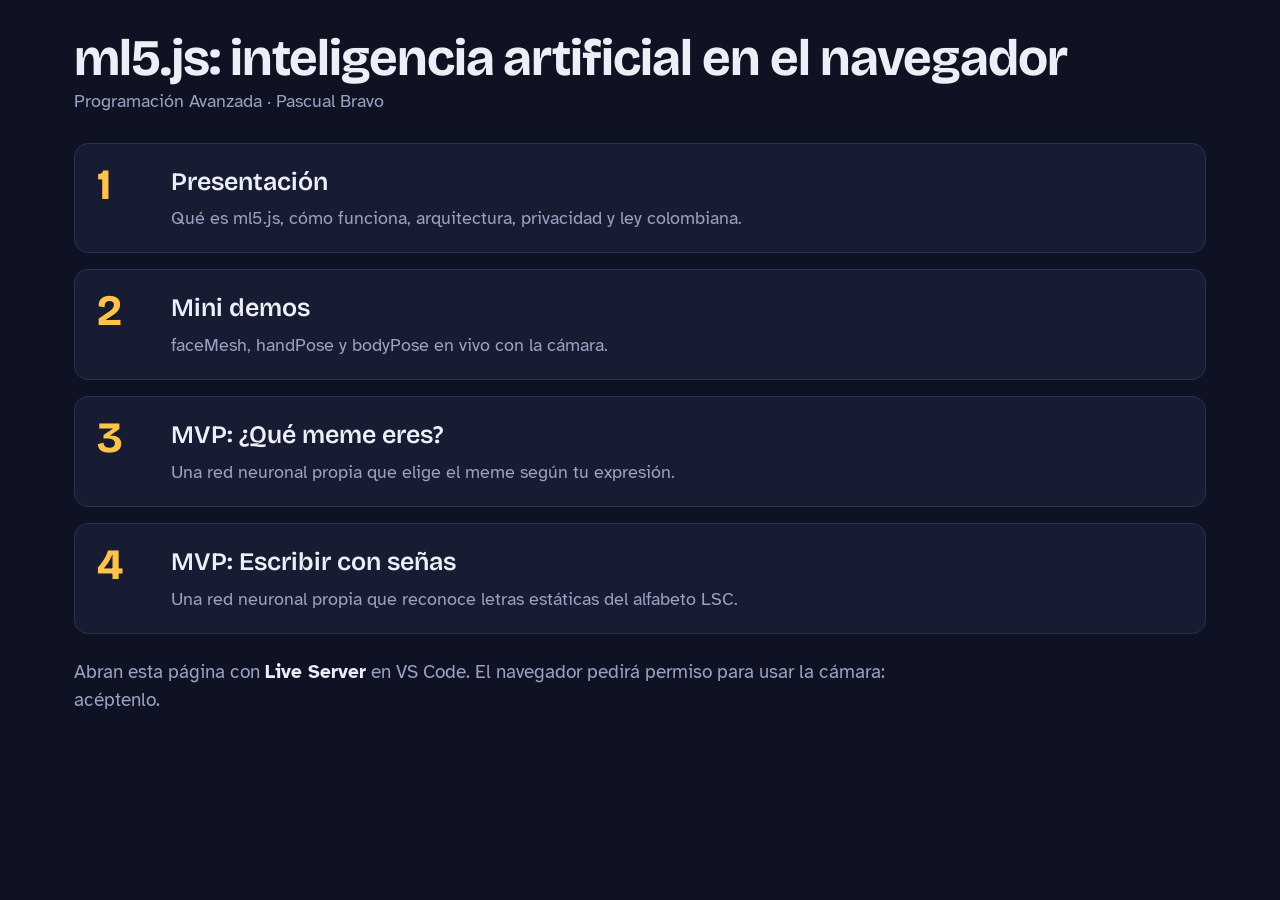
<file: index.html>
<!DOCTYPE html>
<html lang="es">
<head>
  <meta charset="UTF-8">
  <meta name="viewport" content="width=device-width, initial-scale=1">
  <title>Exposición ml5.js</title>
  <link rel="preconnect" href="https://fonts.googleapis.com">
  <link rel="preconnect" href="https://fonts.gstatic.com" crossorigin>
  <link href="https://fonts.googleapis.com/css2?family=Atkinson+Hyperlegible:wght@400;700&family=Bricolage+Grotesque:opsz,wght@12..96,600;12..96,700&display=swap" rel="stylesheet">
  <link rel="stylesheet" href="compartido/estilos.css">
</head>
<body>
  <!-- Portada del proyecto: enlaza las tres partes en el orden de la exposición -->
  <main class="pagina">
    <header class="encabezado">
      <h1>ml5.js: inteligencia artificial en el navegador
        <span class="modelo">Programación Avanzada · Pascual Bravo</span>
      </h1>
    </header>

    <ol class="lista-demos">
      <li>
        <a href="1-presentacion/index.html">
          <span class="paso">1</span>
          <span class="titulo">Presentación</span>
          <span class="desc">Qué es ml5.js, cómo funciona, arquitectura, privacidad y ley colombiana.</span>
        </a>
      </li>
      <li>
        <a href="2-demos/index.html">
          <span class="paso">2</span>
          <span class="titulo">Mini demos</span>
          <span class="desc">faceMesh, handPose y bodyPose en vivo con la cámara.</span>
        </a>
      </li>
      <li>
        <a href="3-mvp/index.html">
          <span class="paso">3</span>
          <span class="titulo">MVP: ¿Qué meme eres?</span>
          <span class="desc">Una red neuronal propia que elige el meme según tu expresión.</span>
        </a>
      </li>
      <li>
        <a href="4-mvp-senas/index.html">
          <span class="paso">4</span>
          <span class="titulo">MVP: Escribir con señas</span>
          <span class="desc">Una red neuronal propia que reconoce letras estáticas del alfabeto LSC.</span>
        </a>
      </li>
    </ol>

    <p class="idea">Abran esta página con <strong>Live Server</strong> en VS Code. El navegador pedirá permiso para usar la cámara: acéptenlo.</p>
  </main>
</body>
</html>
</file>
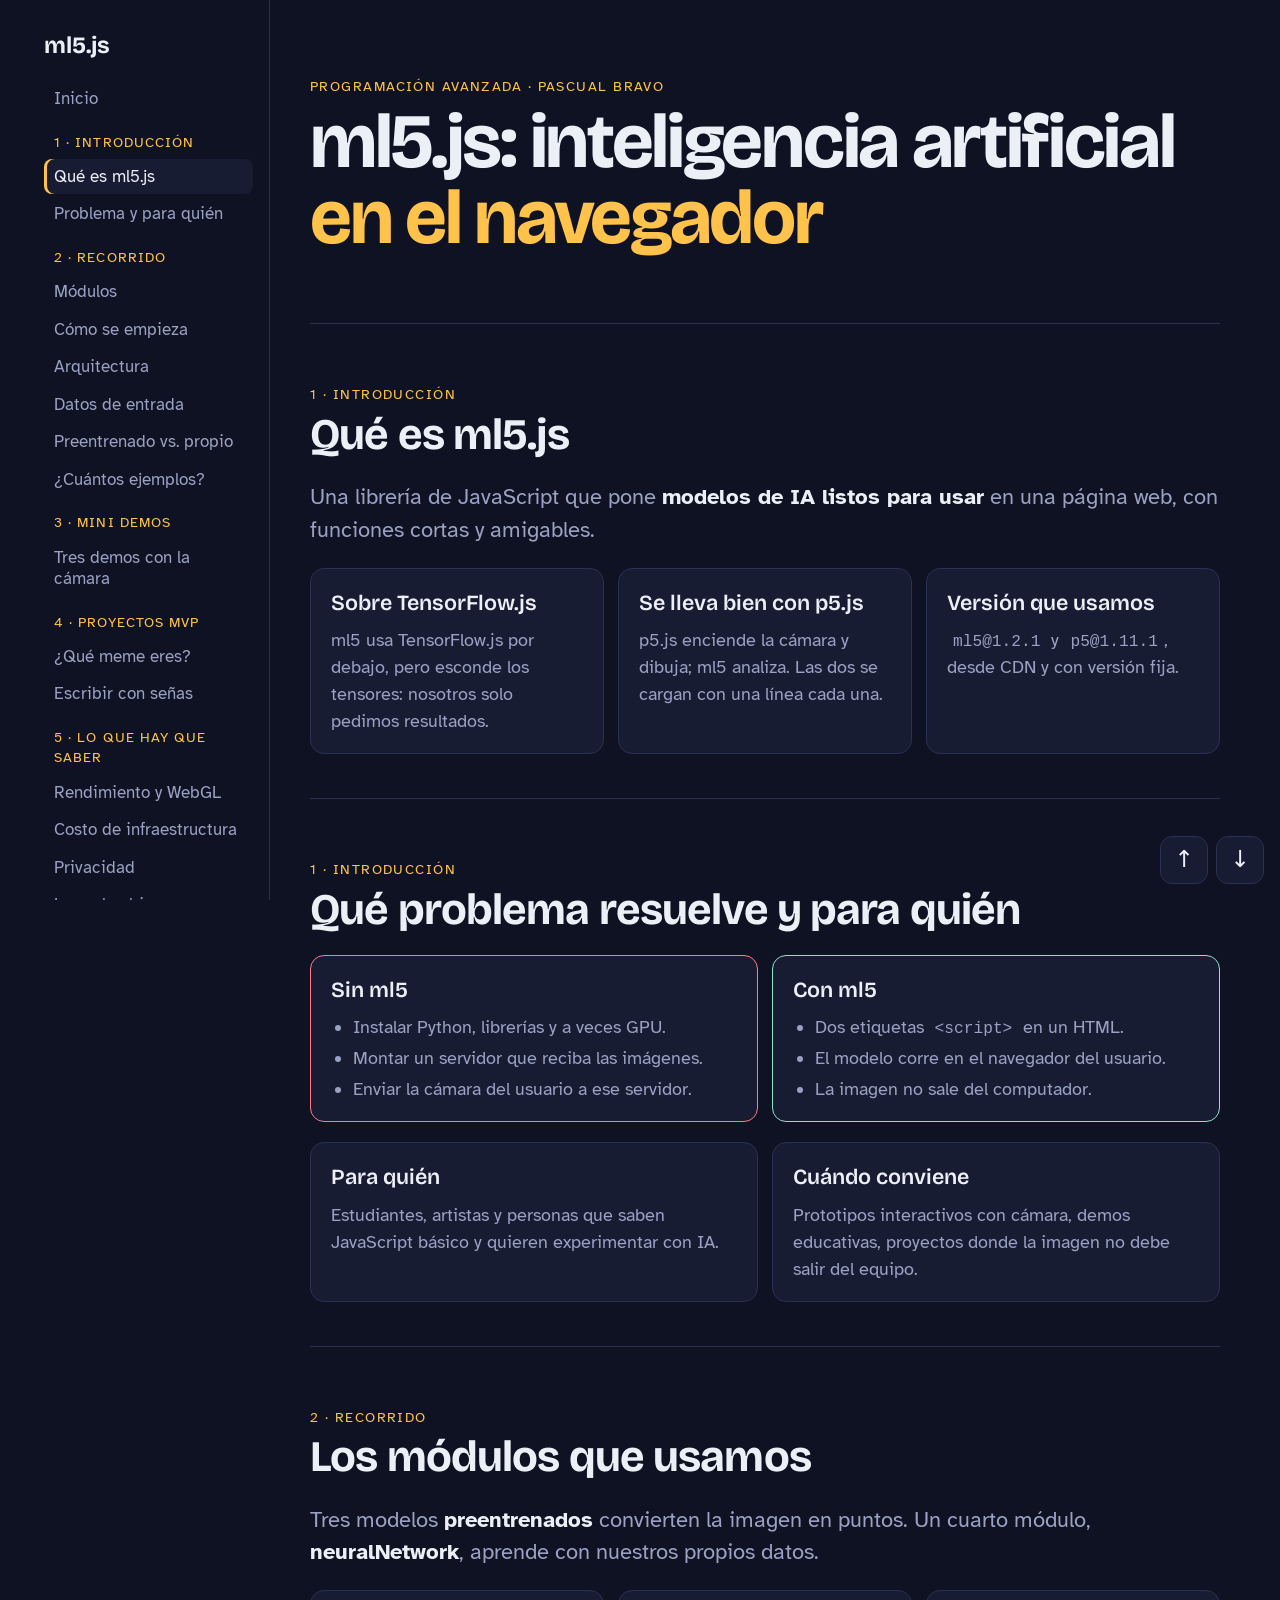
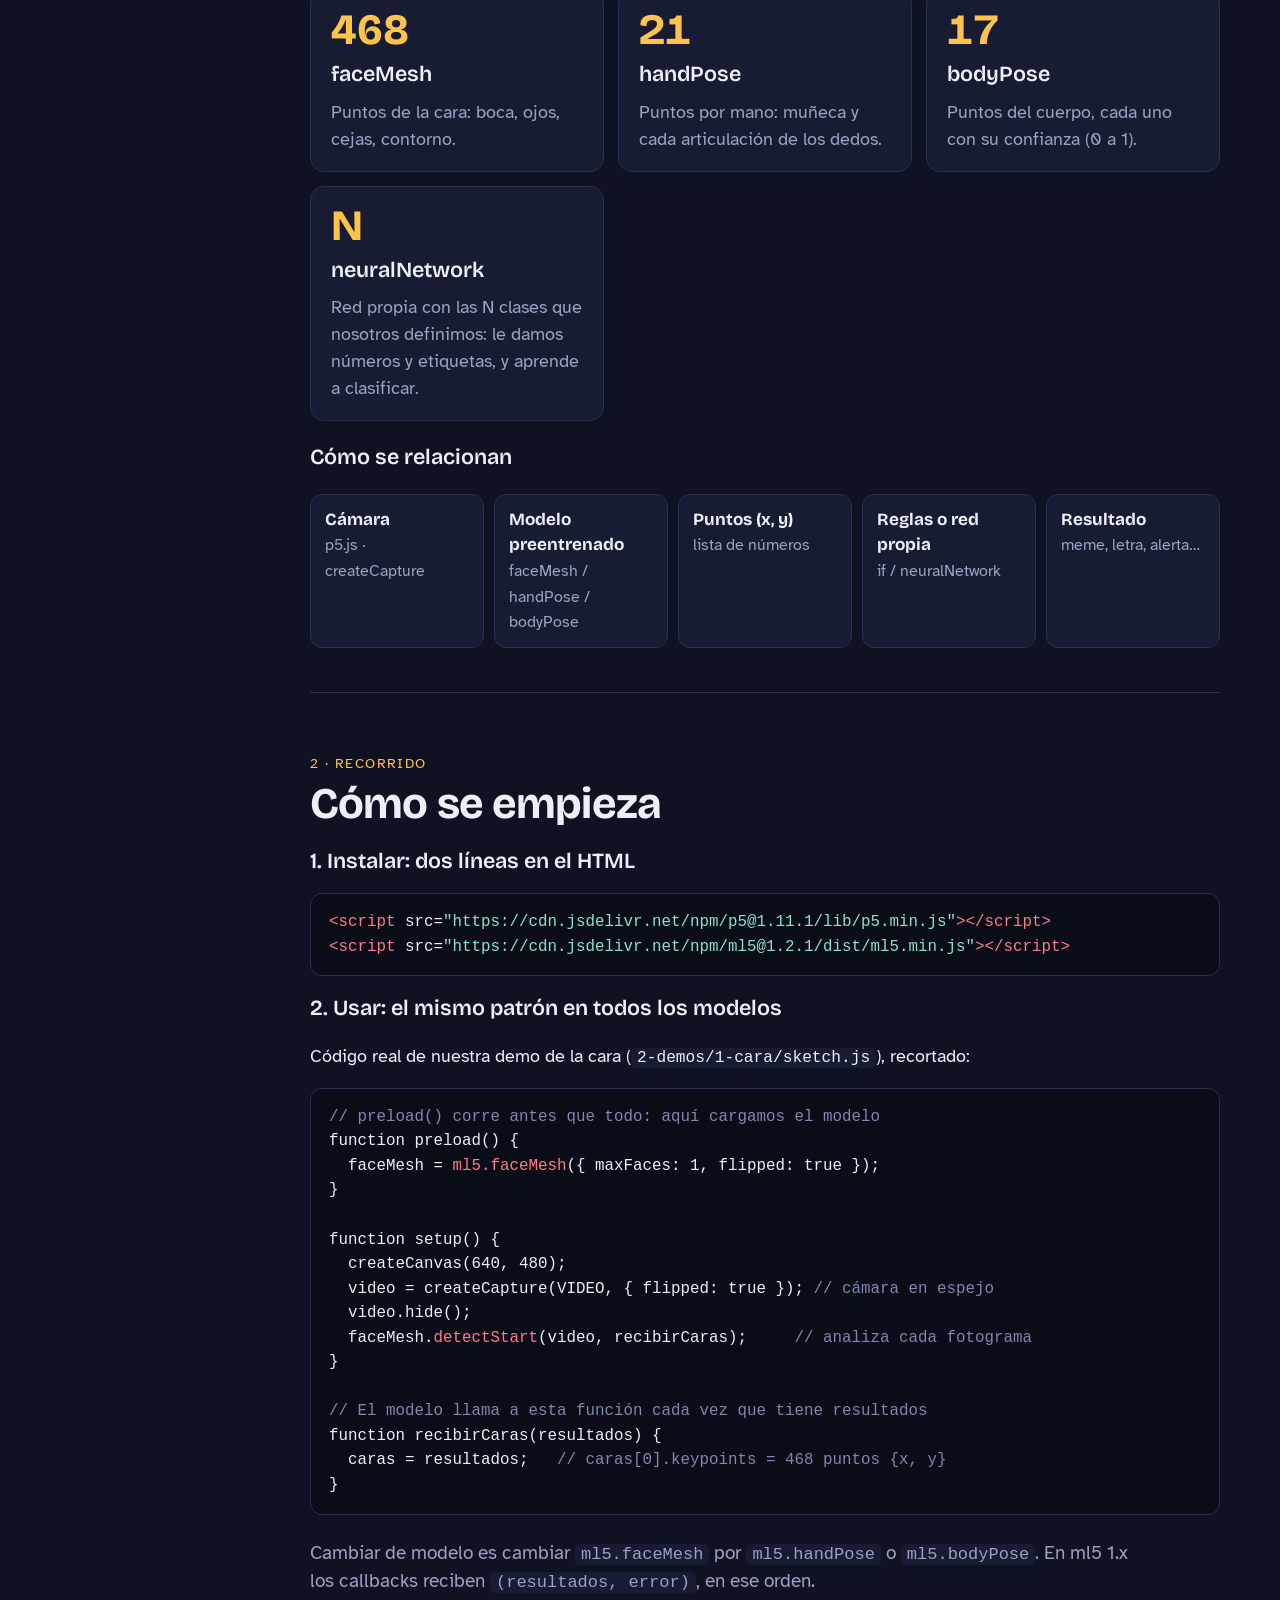
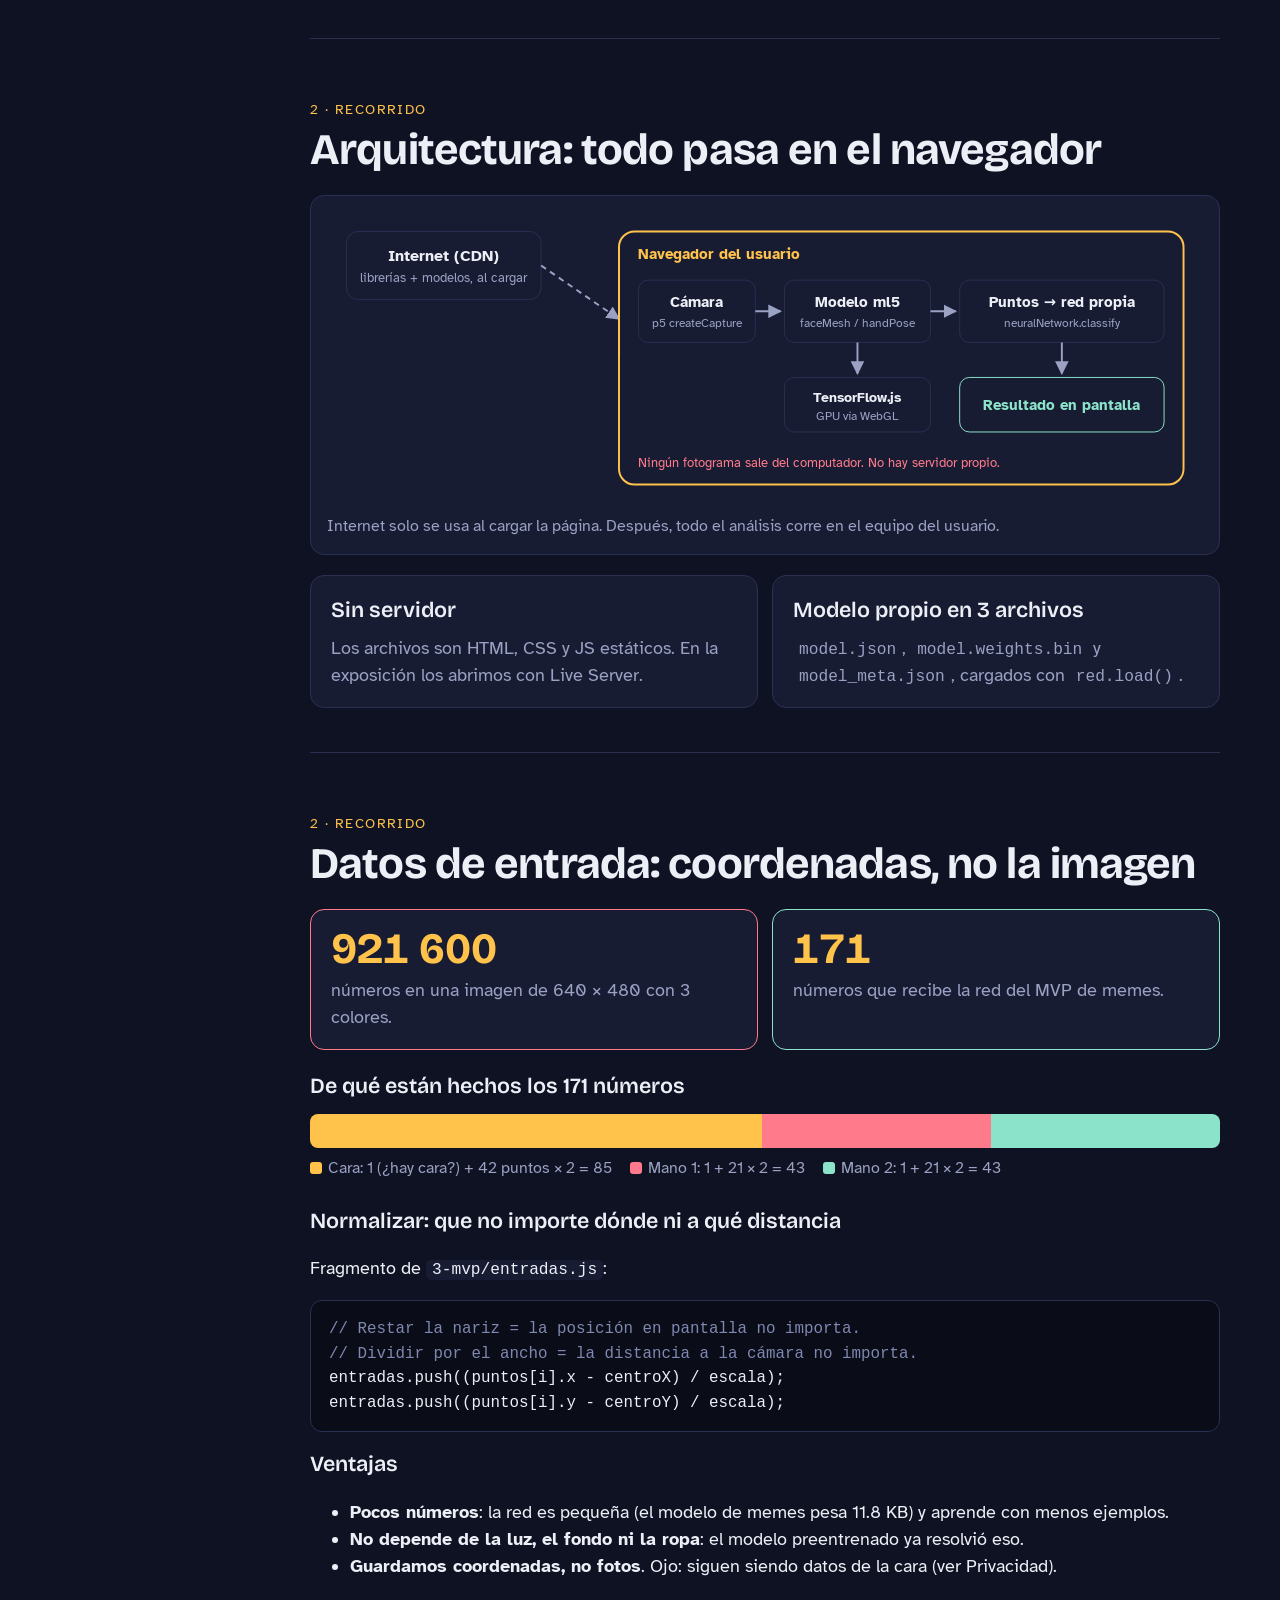
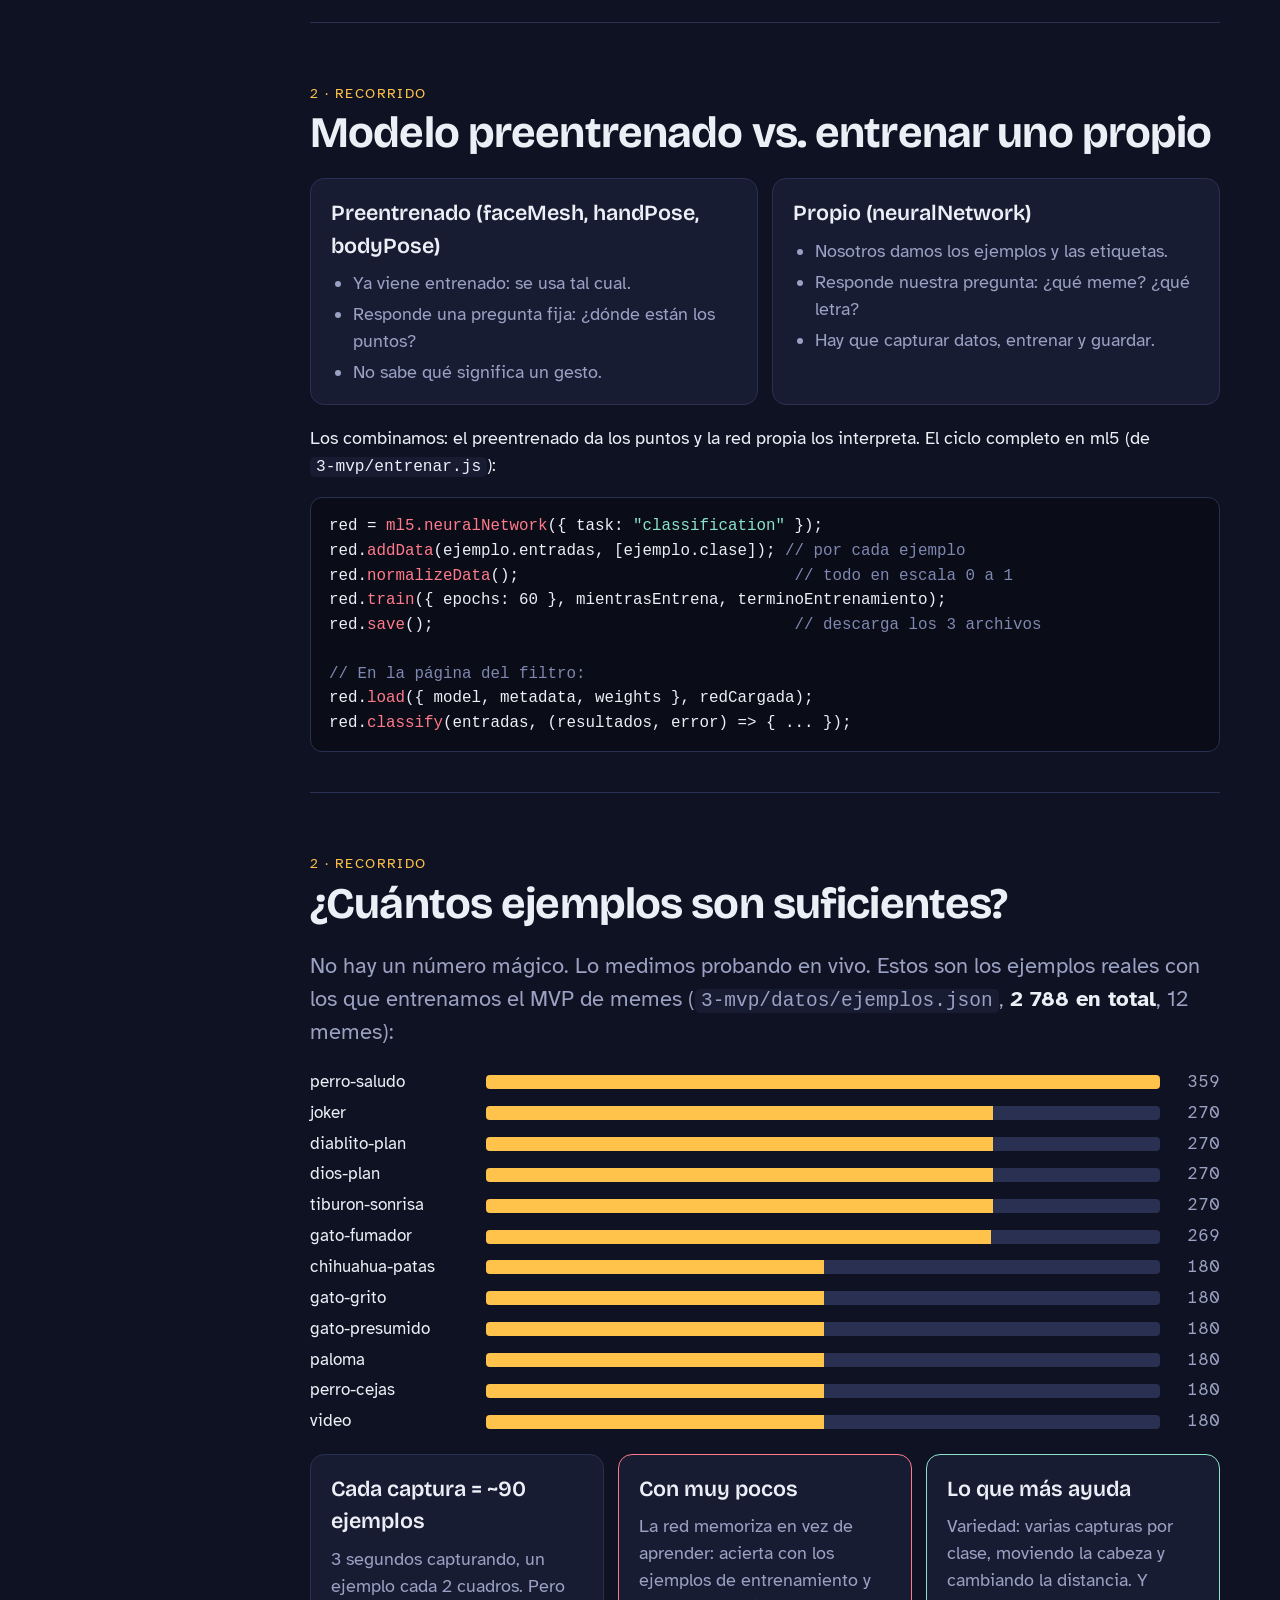
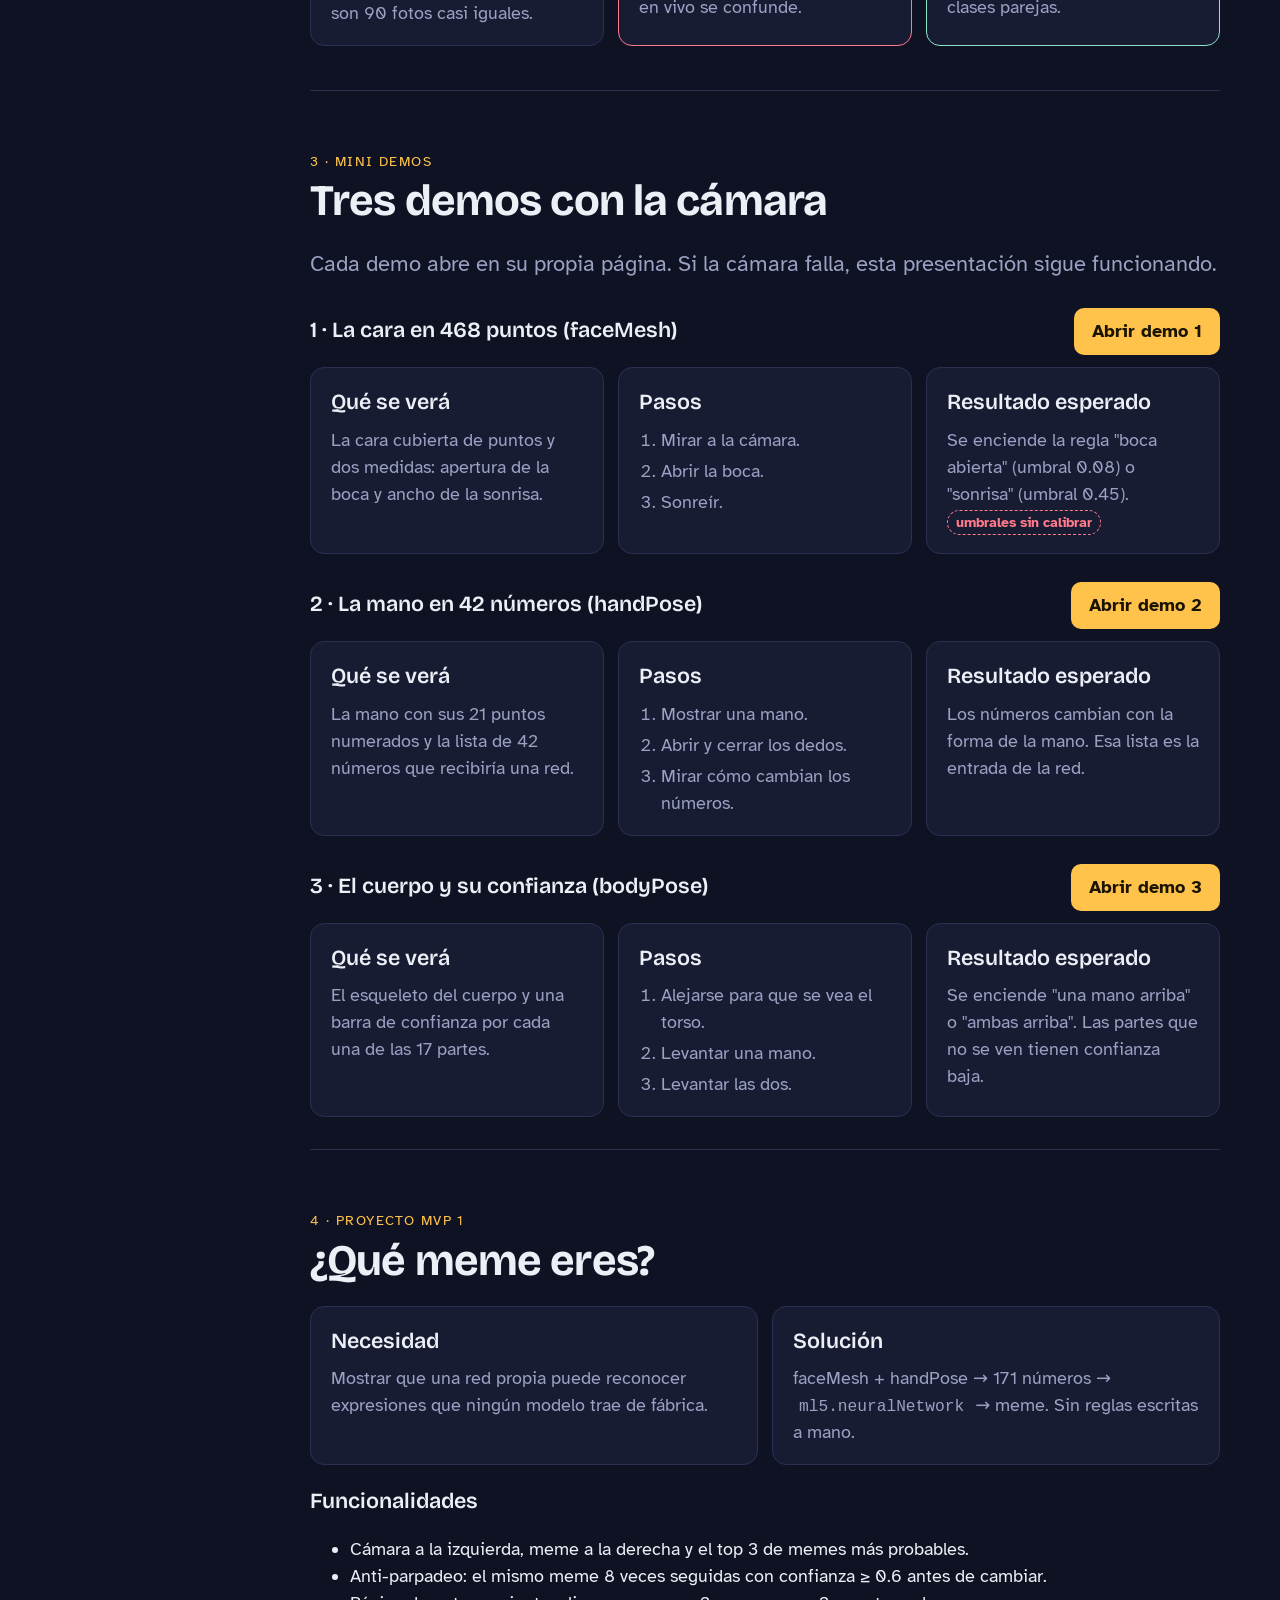
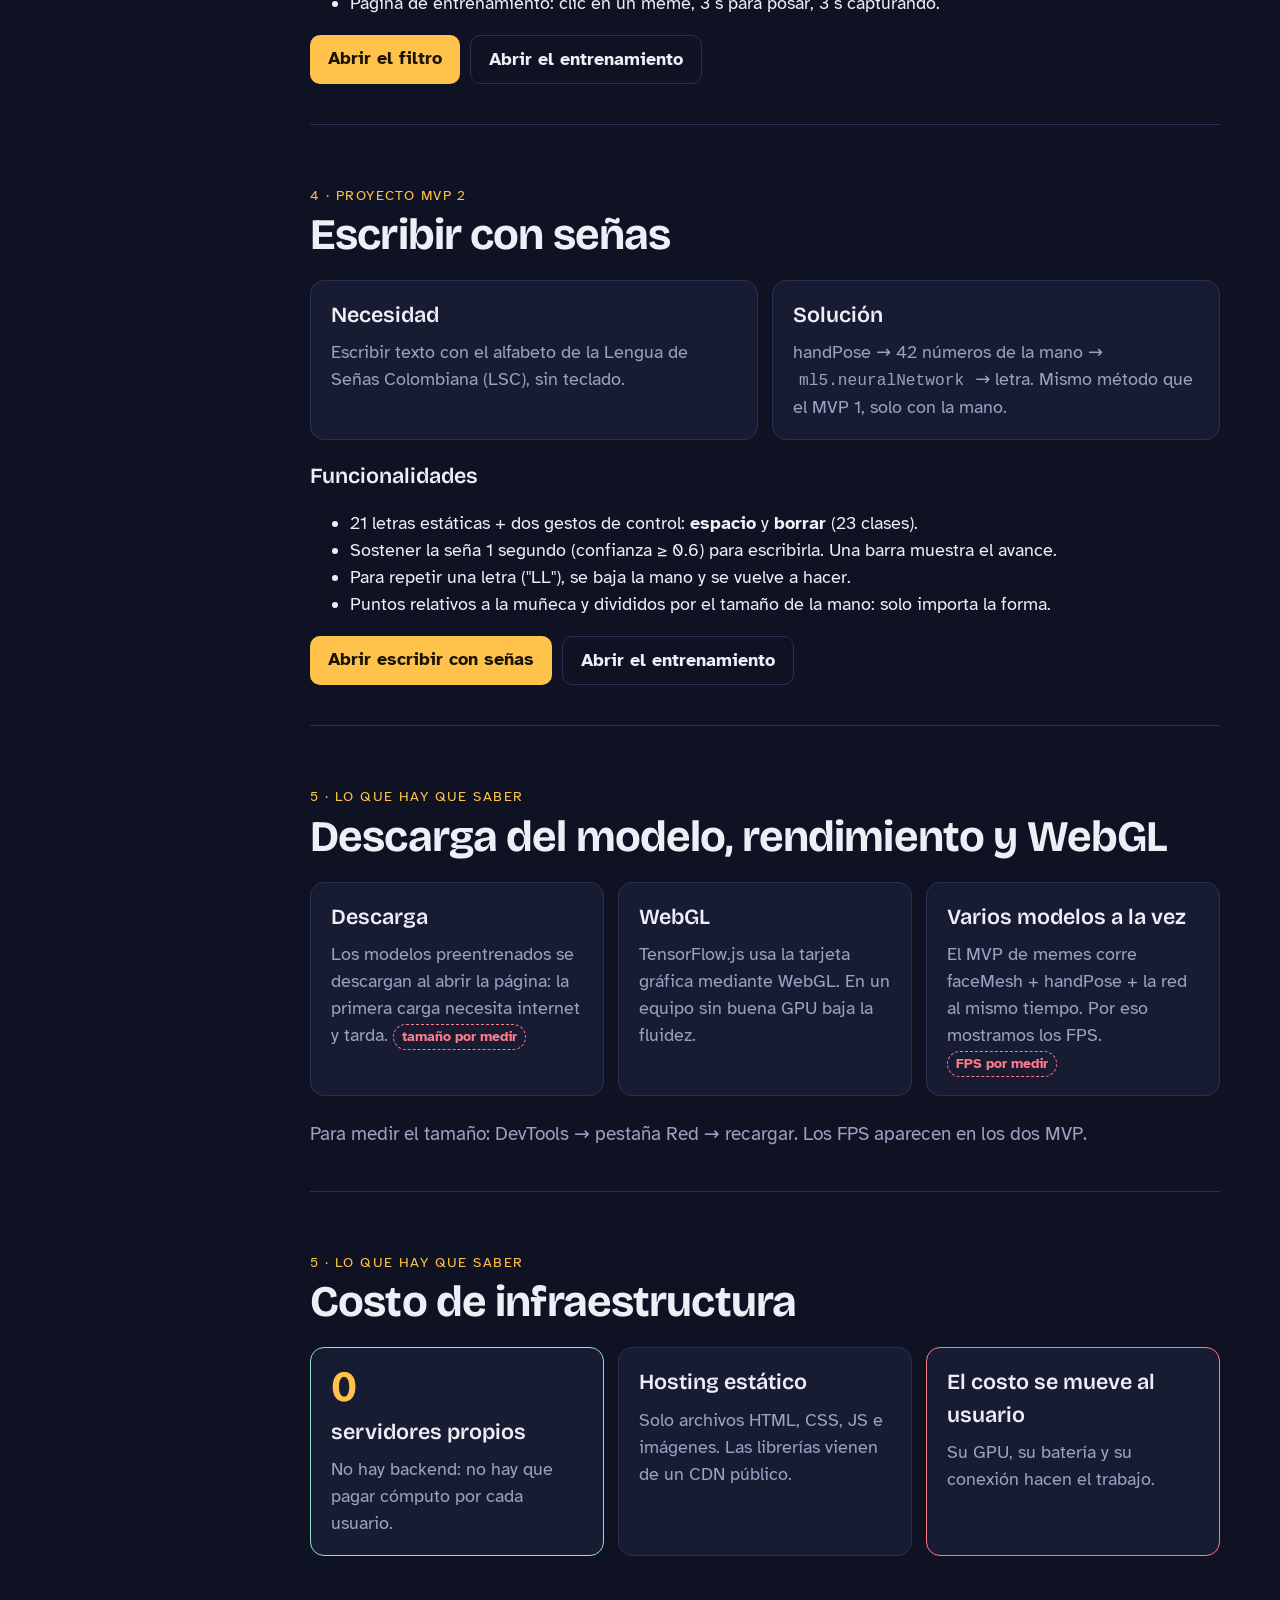
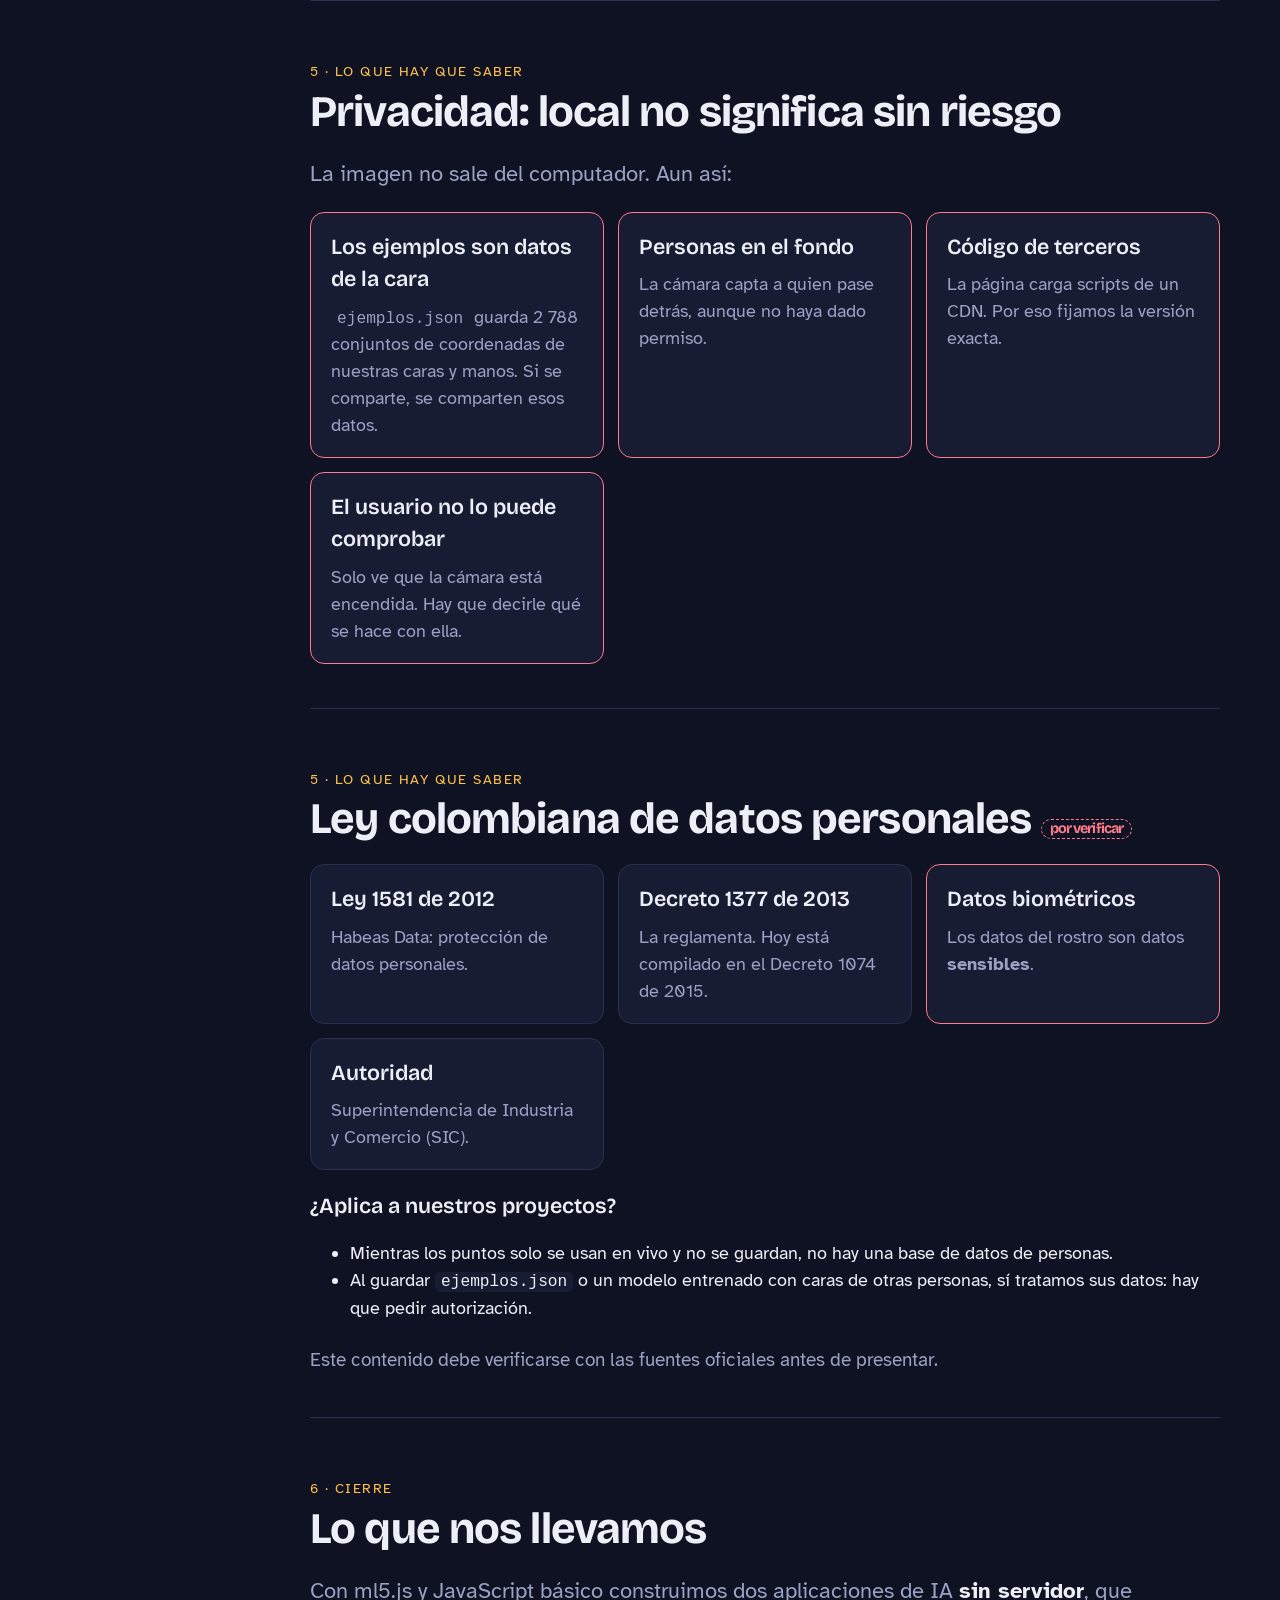
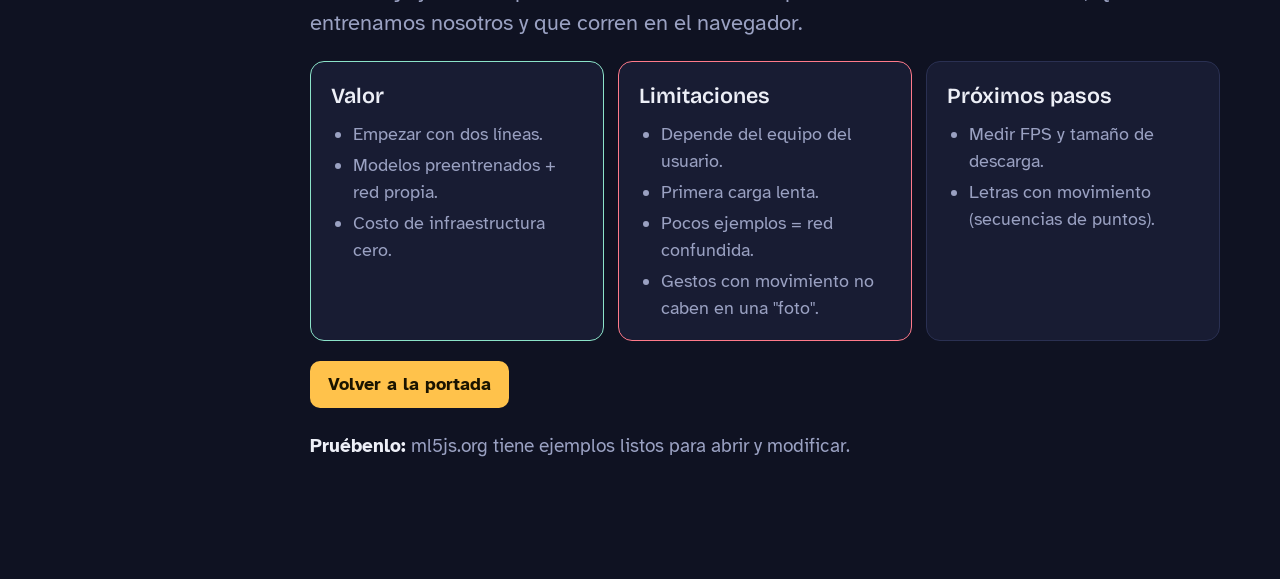
<file: 1-presentacion/index.html>
<!DOCTYPE html>
<html lang="es">
<head>
  <meta charset="UTF-8">
  <meta name="viewport" content="width=device-width, initial-scale=1">
  <title>ml5.js · Presentación</title>
  <link rel="preconnect" href="https://fonts.googleapis.com">
  <link rel="preconnect" href="https://fonts.gstatic.com" crossorigin>
  <link href="https://fonts.googleapis.com/css2?family=Atkinson+Hyperlegible:wght@400;700&family=Bricolage+Grotesque:opsz,wght@12..96,600;12..96,700&display=swap" rel="stylesheet">
  <link rel="stylesheet" href="../compartido/estilos.css">
  <link rel="stylesheet" href="presentacion.css">
</head>
<body>
  <a class="saltar" href="#contenido">Saltar al contenido</a>
  <button class="abrir-indice" id="abrir-indice" aria-expanded="false" aria-controls="indice">☰ Índice</button>

  <div class="marco">
    <!-- ================= ÍNDICE ================= -->
    <nav class="indice" id="indice" aria-label="Índice de la presentación">
      <a class="marca" href="../index.html">ml5.js</a>
      <ol>
        <li><a href="#inicio">Inicio</a></li>
        <li class="grupo" aria-hidden="true">1 · Introducción</li>
        <li><a href="#que-es">Qué es ml5.js</a></li>
        <li><a href="#problema">Problema y para quién</a></li>
        <li class="grupo" aria-hidden="true">2 · Recorrido</li>
        <li><a href="#modulos">Módulos</a></li>
        <li><a href="#empezar">Cómo se empieza</a></li>
        <li><a href="#arquitectura">Arquitectura</a></li>
        <li><a href="#entradas">Datos de entrada</a></li>
        <li><a href="#entrenar">Preentrenado vs. propio</a></li>
        <li><a href="#ejemplos">¿Cuántos ejemplos?</a></li>
        <li class="grupo" aria-hidden="true">3 · Mini demos</li>
        <li><a href="#demos">Tres demos con la cámara</a></li>
        <li class="grupo" aria-hidden="true">4 · Proyectos MVP</li>
        <li><a href="#mvp-memes">¿Qué meme eres?</a></li>
        <li><a href="#mvp-senas">Escribir con señas</a></li>
        <li class="grupo" aria-hidden="true">5 · Lo que hay que saber</li>
        <li><a href="#rendimiento">Rendimiento y WebGL</a></li>
        <li><a href="#costo">Costo de infraestructura</a></li>
        <li><a href="#privacidad">Privacidad</a></li>
        <li><a href="#ley">Ley colombiana</a></li>
        <!-- <li><a href="#consideraciones">Consideraciones técnicas</a></li> -->
        <li class="grupo" aria-hidden="true">6 · Cierre</li>
        <li><a href="#cierre">Cierre</a></li>
        <!-- <li><a href="#pendientes">Pendientes</a></li> -->
      </ol>
    </nav>

    <main class="contenido" id="contenido">

      <!-- ================= PORTADA ================= -->
      <section class="seccion portada" id="inicio" aria-labelledby="t-inicio">
        <span class="etiqueta">Programación Avanzada · Pascual Bravo</span>
        <h1 id="t-inicio" tabindex="-1">ml5.js: inteligencia artificial <span>en el navegador</span></h1>
      </section>

      <!-- ================= 1. INTRODUCCIÓN ================= -->
      <section class="seccion" id="que-es" aria-labelledby="t-que-es">
        <span class="etiqueta">1 · Introducción</span>
        <h2 id="t-que-es" tabindex="-1">Qué es ml5.js</h2>
        <p class="entrada">Una librería de JavaScript que pone <strong>modelos de IA listos para usar</strong> en una página web, con funciones cortas y amigables.</p>
        <div class="rejilla">
          <div class="caja">
            <h3>Sobre TensorFlow.js</h3>
            <p>ml5 usa TensorFlow.js por debajo, pero esconde los tensores: nosotros solo pedimos resultados.</p>
          </div>
          <div class="caja">
            <h3>Se lleva bien con p5.js</h3>
            <p>p5.js enciende la cámara y dibuja; ml5 analiza. Las dos se cargan con una línea cada una.</p>
          </div>
          <div class="caja">
            <h3>Versión que usamos</h3>
            <p><code>ml5@1.2.1</code> y <code>p5@1.11.1</code>, desde CDN y con versión fija.</p>
          </div>
        </div>
      </section>

      <section class="seccion" id="problema" aria-labelledby="t-problema">
        <span class="etiqueta">1 · Introducción</span>
        <h2 id="t-problema" tabindex="-1">Qué problema resuelve y para quién</h2>
        <div class="versus">
          <div class="caja alerta">
            <h3>Sin ml5</h3>
            <ul>
              <li>Instalar Python, librerías y a veces GPU.</li>
              <li>Montar un servidor que reciba las imágenes.</li>
              <li>Enviar la cámara del usuario a ese servidor.</li>
            </ul>
          </div>
          <div class="caja ok">
            <h3>Con ml5</h3>
            <ul>
              <li>Dos etiquetas <code>&lt;script&gt;</code> en un HTML.</li>
              <li>El modelo corre en el navegador del usuario.</li>
              <li>La imagen no sale del computador.</li>
            </ul>
          </div>
        </div>
        <div class="rejilla">
          <div class="caja">
            <h3>Para quién</h3>
            <p>Estudiantes, artistas y personas que saben JavaScript básico y quieren experimentar con IA.</p>
          </div>
          <div class="caja">
            <h3>Cuándo conviene</h3>
            <p>Prototipos interactivos con cámara, demos educativas, proyectos donde la imagen no debe salir del equipo.</p>
          </div>
        </div>
      </section>

      <!-- ================= 2. RECORRIDO ================= -->
      <section class="seccion" id="modulos" aria-labelledby="t-modulos">
        <span class="etiqueta">2 · Recorrido</span>
        <h2 id="t-modulos" tabindex="-1">Los módulos que usamos</h2>
        <p class="entrada">Tres modelos <strong>preentrenados</strong> convierten la imagen en puntos. Un cuarto módulo, <strong>neuralNetwork</strong>, aprende con nuestros propios datos.</p>
        <div class="rejilla">
          <div class="caja"><span class="grande">468</span><h3>faceMesh</h3><p>Puntos de la cara: boca, ojos, cejas, contorno.</p></div>
          <div class="caja"><span class="grande">21</span><h3>handPose</h3><p>Puntos por mano: muñeca y cada articulación de los dedos.</p></div>
          <div class="caja"><span class="grande">17</span><h3>bodyPose</h3><p>Puntos del cuerpo, cada uno con su confianza (0 a 1).</p></div>
          <div class="caja"><span class="grande">N</span><h3>neuralNetwork</h3><p>Red propia con las N clases que nosotros definimos: le damos números y etiquetas, y aprende a clasificar.</p></div>
        </div>
        <h3>Cómo se relacionan</h3>
        <ol class="flujo">
          <li><strong>Cámara</strong><span>p5.js · createCapture</span></li>
          <li><strong>Modelo preentrenado</strong><span>faceMesh / handPose / bodyPose</span></li>
          <li><strong>Puntos (x, y)</strong><span>lista de números</span></li>
          <li><strong>Reglas o red propia</strong><span>if / neuralNetwork</span></li>
          <li><strong>Resultado</strong><span>meme, letra, alerta…</span></li>
        </ol>
      </section>

      <section class="seccion" id="empezar" aria-labelledby="t-empezar">
        <span class="etiqueta">2 · Recorrido</span>
        <h2 id="t-empezar" tabindex="-1">Cómo se empieza</h2>
        <h3>1. Instalar: dos líneas en el HTML</h3>
<pre><code><span class="k">&lt;script</span> src=<span class="s">"https://cdn.jsdelivr.net/npm/p5@1.11.1/lib/p5.min.js"</span><span class="k">&gt;&lt;/script&gt;</span>
<span class="k">&lt;script</span> src=<span class="s">"https://cdn.jsdelivr.net/npm/ml5@1.2.1/dist/ml5.min.js"</span><span class="k">&gt;&lt;/script&gt;</span></code></pre>
        <h3>2. Usar: el mismo patrón en todos los modelos</h3>
        <p>Código real de nuestra demo de la cara (<code>2-demos/1-cara/sketch.js</code>), recortado:</p>
<pre><code><span class="c">// preload() corre antes que todo: aquí cargamos el modelo</span>
function preload() {
  faceMesh = <span class="k">ml5.faceMesh</span>({ maxFaces: 1, flipped: true });
}

function setup() {
  createCanvas(640, 480);
  video = createCapture(VIDEO, { flipped: true }); <span class="c">// cámara en espejo</span>
  video.hide();
  faceMesh.<span class="k">detectStart</span>(video, recibirCaras);     <span class="c">// analiza cada fotograma</span>
}

<span class="c">// El modelo llama a esta función cada vez que tiene resultados</span>
function recibirCaras(resultados) {
  caras = resultados;   <span class="c">// caras[0].keypoints = 468 puntos {x, y}</span>
}</code></pre>
        <p class="idea">Cambiar de modelo es cambiar <code>ml5.faceMesh</code> por <code>ml5.handPose</code> o <code>ml5.bodyPose</code>. En ml5 1.x los callbacks reciben <code>(resultados, error)</code>, en ese orden.</p>
      </section>

      <section class="seccion" id="arquitectura" aria-labelledby="t-arquitectura">
        <span class="etiqueta">2 · Recorrido</span>
        <h2 id="t-arquitectura" tabindex="-1">Arquitectura: todo pasa en el navegador</h2>
        <figure class="diagrama">
          <svg viewBox="0 0 900 300" role="img" aria-labelledby="diag-titulo diag-desc">
            <title id="diag-titulo">Arquitectura de una página con ml5.js</title>
            <desc id="diag-desc">Internet entrega una sola vez las librerías y los modelos. Dentro del navegador, la cámara pasa por el modelo preentrenado, que usa la GPU mediante WebGL, se convierte en puntos y luego en un resultado. Ningún fotograma sale del computador.</desc>
            <defs>
              <marker id="flecha" viewBox="0 0 10 10" refX="9" refY="5" markerWidth="7" markerHeight="7" orient="auto">
                <path d="M0,0 L10,5 L0,10 z" fill="#9aa1c2"/>
              </marker>
            </defs>
            <!-- Internet -->
            <rect x="20" y="20" width="200" height="70" rx="12" fill="#181c33" stroke="#2a3052"/>
            <text x="120" y="50" text-anchor="middle" fill="#edeff7" font-size="16" font-weight="700">Internet (CDN)</text>
            <text x="120" y="72" text-anchor="middle" fill="#9aa1c2" font-size="13">librerías + modelos, al cargar</text>
            <line x1="220" y1="55" x2="300" y2="110" stroke="#9aa1c2" stroke-width="2" stroke-dasharray="6 5" marker-end="url(#flecha)"/>
            <!-- Navegador -->
            <rect x="300" y="20" width="580" height="260" rx="16" fill="none" stroke="#ffc24b" stroke-width="2"/>
            <text x="320" y="48" fill="#ffc24b" font-size="15" font-weight="700">Navegador del usuario</text>
            <!-- Cajas internas -->
            <rect x="320" y="70" width="120" height="64" rx="10" fill="#181c33" stroke="#2a3052"/>
            <text x="380" y="98" text-anchor="middle" fill="#edeff7" font-size="15" font-weight="700">Cámara</text>
            <text x="380" y="118" text-anchor="middle" fill="#9aa1c2" font-size="12">p5 createCapture</text>
            <rect x="470" y="70" width="150" height="64" rx="10" fill="#181c33" stroke="#2a3052"/>
            <text x="545" y="98" text-anchor="middle" fill="#edeff7" font-size="15" font-weight="700">Modelo ml5</text>
            <text x="545" y="118" text-anchor="middle" fill="#9aa1c2" font-size="12">faceMesh / handPose</text>
            <rect x="650" y="70" width="210" height="64" rx="10" fill="#181c33" stroke="#2a3052"/>
            <text x="755" y="98" text-anchor="middle" fill="#edeff7" font-size="15" font-weight="700">Puntos → red propia</text>
            <text x="755" y="118" text-anchor="middle" fill="#9aa1c2" font-size="12">neuralNetwork.classify</text>
            <line x1="440" y1="102" x2="466" y2="102" stroke="#9aa1c2" stroke-width="2" marker-end="url(#flecha)"/>
            <line x1="620" y1="102" x2="646" y2="102" stroke="#9aa1c2" stroke-width="2" marker-end="url(#flecha)"/>
            <!-- GPU -->
            <rect x="470" y="170" width="150" height="56" rx="10" fill="#181c33" stroke="#2a3052"/>
            <text x="545" y="195" text-anchor="middle" fill="#edeff7" font-size="14" font-weight="700">TensorFlow.js</text>
            <text x="545" y="214" text-anchor="middle" fill="#9aa1c2" font-size="12">GPU vía WebGL</text>
            <line x1="545" y1="134" x2="545" y2="166" stroke="#9aa1c2" stroke-width="2" marker-end="url(#flecha)"/>
            <!-- Resultado -->
            <rect x="650" y="170" width="210" height="56" rx="10" fill="#181c33" stroke="#8be3c9"/>
            <text x="755" y="203" text-anchor="middle" fill="#8be3c9" font-size="15" font-weight="700">Resultado en pantalla</text>
            <line x1="755" y1="134" x2="755" y2="166" stroke="#9aa1c2" stroke-width="2" marker-end="url(#flecha)"/>
            <text x="320" y="262" fill="#ff7a8a" font-size="13">Ningún fotograma sale del computador. No hay servidor propio.</text>
          </svg>
          <figcaption>Internet solo se usa al cargar la página. Después, todo el análisis corre en el equipo del usuario.</figcaption>
        </figure>
        <div class="rejilla">
          <div class="caja"><h3>Sin servidor</h3><p>Los archivos son HTML, CSS y JS estáticos. En la exposición los abrimos con Live Server.</p></div>
          <div class="caja"><h3>Modelo propio en 3 archivos</h3><p><code>model.json</code>, <code>model.weights.bin</code> y <code>model_meta.json</code>, cargados con <code>red.load()</code>.</p></div>
        </div>
      </section>

      <section class="seccion" id="entradas" aria-labelledby="t-entradas">
        <span class="etiqueta">2 · Recorrido</span>
        <h2 id="t-entradas" tabindex="-1">Datos de entrada: coordenadas, no la imagen</h2>
        <div class="rejilla">
          <div class="caja alerta"><span class="grande">921 600</span><p>números en una imagen de 640 × 480 con 3 colores.</p></div>
          <div class="caja ok"><span class="grande">171</span><p>números que recibe la red del MVP de memes.</p></div>
        </div>
        <h3>De qué están hechos los 171 números</h3>
        <div class="composicion" role="img" aria-label="85 números de la cara, 43 de la mano 1 y 43 de la mano 2">
          <span style="width: 49.7%; background: var(--punto)"></span>
          <span style="width: 25.15%; background: var(--resalte)"></span>
          <span style="width: 25.15%; background: var(--ok)"></span>
        </div>
        <ul class="leyenda">
          <li><i style="background: var(--punto)"></i>Cara: 1 (¿hay cara?) + 42 puntos × 2 = 85</li>
          <li><i style="background: var(--resalte)"></i>Mano 1: 1 + 21 × 2 = 43</li>
          <li><i style="background: var(--ok)"></i>Mano 2: 1 + 21 × 2 = 43</li>
        </ul>
        <h3 style="margin-top: 24px">Normalizar: que no importe dónde ni a qué distancia</h3>
        <p>Fragmento de <code>3-mvp/entradas.js</code>:</p>
<pre><code><span class="c">// Restar la nariz = la posición en pantalla no importa.</span>
<span class="c">// Dividir por el ancho = la distancia a la cámara no importa.</span>
entradas.push((puntos[i].x - centroX) / escala);
entradas.push((puntos[i].y - centroY) / escala);</code></pre>
        <h3>Ventajas</h3>
        <ul>
          <li><strong>Pocos números</strong>: la red es pequeña (el modelo de memes pesa 11.8 KB) y aprende con menos ejemplos.</li>
          <li><strong>No depende de la luz, el fondo ni la ropa</strong>: el modelo preentrenado ya resolvió eso.</li>
          <li><strong>Guardamos coordenadas, no fotos</strong>. Ojo: siguen siendo datos de la cara (ver Privacidad).</li>
        </ul>
      </section>

      <section class="seccion" id="entrenar" aria-labelledby="t-entrenar">
        <span class="etiqueta">2 · Recorrido</span>
        <h2 id="t-entrenar" tabindex="-1">Modelo preentrenado vs. entrenar uno propio</h2>
        <div class="versus">
          <div class="caja">
            <h3>Preentrenado (faceMesh, handPose, bodyPose)</h3>
            <ul>
              <li>Ya viene entrenado: se usa tal cual.</li>
              <li>Responde una pregunta fija: ¿dónde están los puntos?</li>
              <li>No sabe qué significa un gesto.</li>
            </ul>
          </div>
          <div class="caja">
            <h3>Propio (neuralNetwork)</h3>
            <ul>
              <li>Nosotros damos los ejemplos y las etiquetas.</li>
              <li>Responde nuestra pregunta: ¿qué meme? ¿qué letra?</li>
              <li>Hay que capturar datos, entrenar y guardar.</li>
            </ul>
          </div>
        </div>
        <p>Los combinamos: el preentrenado da los puntos y la red propia los interpreta. El ciclo completo en ml5 (de <code>3-mvp/entrenar.js</code>):</p>
<pre><code>red = <span class="k">ml5.neuralNetwork</span>({ task: <span class="s">"classification"</span> });
red.<span class="k">addData</span>(ejemplo.entradas, [ejemplo.clase]); <span class="c">// por cada ejemplo</span>
red.<span class="k">normalizeData</span>();                             <span class="c">// todo en escala 0 a 1</span>
red.<span class="k">train</span>({ epochs: 60 }, mientrasEntrena, terminoEntrenamiento);
red.<span class="k">save</span>();                                      <span class="c">// descarga los 3 archivos</span>

<span class="c">// En la página del filtro:</span>
red.<span class="k">load</span>({ model, metadata, weights }, redCargada);
red.<span class="k">classify</span>(entradas, (resultados, error) =&gt; { ... });</code></pre>
      </section>

      <section class="seccion" id="ejemplos" aria-labelledby="t-ejemplos">
        <span class="etiqueta">2 · Recorrido</span>
        <h2 id="t-ejemplos" tabindex="-1">¿Cuántos ejemplos son suficientes?</h2>
        <p class="entrada">No hay un número mágico. Lo medimos probando en vivo. Estos son los ejemplos reales con los que entrenamos el MVP de memes (<code>3-mvp/datos/ejemplos.json</code>, <strong>2 788 en total</strong>, 12 memes):</p>
        <ul class="barras" aria-label="Ejemplos capturados por clase">
          <li><span>perro-saludo</span><span class="barra"><span style="width: 100%"></span></span><span class="num">359</span></li>
          <li><span>joker</span><span class="barra"><span style="width: 75.2%"></span></span><span class="num">270</span></li>
          <li><span>diablito-plan</span><span class="barra"><span style="width: 75.2%"></span></span><span class="num">270</span></li>
          <li><span>dios-plan</span><span class="barra"><span style="width: 75.2%"></span></span><span class="num">270</span></li>
          <li><span>tiburon-sonrisa</span><span class="barra"><span style="width: 75.2%"></span></span><span class="num">270</span></li>
          <li><span>gato-fumador</span><span class="barra"><span style="width: 74.9%"></span></span><span class="num">269</span></li>
          <li><span>chihuahua-patas</span><span class="barra"><span style="width: 50.1%"></span></span><span class="num">180</span></li>
          <li><span>gato-grito</span><span class="barra"><span style="width: 50.1%"></span></span><span class="num">180</span></li>
          <li><span>gato-presumido</span><span class="barra"><span style="width: 50.1%"></span></span><span class="num">180</span></li>
          <li><span>paloma</span><span class="barra"><span style="width: 50.1%"></span></span><span class="num">180</span></li>
          <li><span>perro-cejas</span><span class="barra"><span style="width: 50.1%"></span></span><span class="num">180</span></li>
          <li><span>video</span><span class="barra"><span style="width: 50.1%"></span></span><span class="num">180</span></li>
        </ul>
        <div class="rejilla">
          <div class="caja"><h3>Cada captura = ~90 ejemplos</h3><p>3 segundos capturando, un ejemplo cada 2 cuadros. Pero son 90 fotos casi iguales.</p></div>
          <div class="caja alerta"><h3>Con muy pocos</h3><p>La red memoriza en vez de aprender: acierta con los ejemplos de entrenamiento y en vivo se confunde.</p></div>
          <div class="caja ok"><h3>Lo que más ayuda</h3><p>Variedad: varias capturas por clase, moviendo la cabeza y cambiando la distancia. Y clases parejas.</p></div>
        </div>
      </section>

      <!-- ================= 3. MINI DEMOS ================= -->
      <section class="seccion" id="demos" aria-labelledby="t-demos">
        <span class="etiqueta">3 · Mini demos</span>
        <h2 id="t-demos" tabindex="-1">Tres demos con la cámara</h2>
        <p class="entrada">Cada demo abre en su propia página. Si la cámara falla, esta presentación sigue funcionando.</p>

        <div class="demo-titulo">
          <h3>1 · La cara en 468 puntos (faceMesh)</h3>
          <a class="boton" href="../2-demos/1-cara/index.html">Abrir demo 1</a>
        </div>
        <div class="demo">
          <div class="caja"><h3>Qué se verá</h3><p>La cara cubierta de puntos y dos medidas: apertura de la boca y ancho de la sonrisa.</p></div>
          <div class="caja"><h3>Pasos</h3><ol><li>Mirar a la cámara.</li><li>Abrir la boca.</li><li>Sonreír.</li></ol></div>
          <div class="caja"><h3>Resultado esperado</h3><p>Se enciende la regla "boca abierta" (umbral 0.08) o "sonrisa" (umbral 0.45). <span class="pendiente">umbrales sin calibrar</span></p></div>
        </div>

        <div class="demo-titulo">
          <h3>2 · La mano en 42 números (handPose)</h3>
          <a class="boton" href="../2-demos/2-manos/index.html">Abrir demo 2</a>
        </div>
        <div class="demo">
          <div class="caja"><h3>Qué se verá</h3><p>La mano con sus 21 puntos numerados y la lista de 42 números que recibiría una red.</p></div>
          <div class="caja"><h3>Pasos</h3><ol><li>Mostrar una mano.</li><li>Abrir y cerrar los dedos.</li><li>Mirar cómo cambian los números.</li></ol></div>
          <div class="caja"><h3>Resultado esperado</h3><p>Los números cambian con la forma de la mano. Esa lista es la entrada de la red.</p></div>
        </div>

        <div class="demo-titulo">
          <h3>3 · El cuerpo y su confianza (bodyPose)</h3>
          <a class="boton" href="../2-demos/3-cuerpo/index.html">Abrir demo 3</a>
        </div>
        <div class="demo">
          <div class="caja"><h3>Qué se verá</h3><p>El esqueleto del cuerpo y una barra de confianza por cada una de las 17 partes.</p></div>
          <div class="caja"><h3>Pasos</h3><ol><li>Alejarse para que se vea el torso.</li><li>Levantar una mano.</li><li>Levantar las dos.</li></ol></div>
          <div class="caja"><h3>Resultado esperado</h3><p>Se enciende "una mano arriba" o "ambas arriba". Las partes que no se ven tienen confianza baja.</p></div>
        </div>
      </section>

      <!-- ================= 4. MVP ================= -->
      <section class="seccion" id="mvp-memes" aria-labelledby="t-mvp-memes">
        <span class="etiqueta">4 · Proyecto MVP 1</span>
        <h2 id="t-mvp-memes" tabindex="-1">¿Qué meme eres?</h2>
        <div class="rejilla">
          <div class="caja"><h3>Necesidad</h3><p>Mostrar que una red propia puede reconocer expresiones que ningún modelo trae de fábrica.</p></div>
          <div class="caja"><h3>Solución</h3><p>faceMesh + handPose → 171 números → <code>ml5.neuralNetwork</code> → meme. Sin reglas escritas a mano.</p></div>
        </div>
        <h3>Funcionalidades</h3>
        <ul>
          <li>Cámara a la izquierda, meme a la derecha y el top 3 de memes más probables.</li>
          <li>Anti-parpadeo: el mismo meme 8 veces seguidas con confianza ≥ 0.6 antes de cambiar.</li>
          <li>Página de entrenamiento: clic en un meme, 3 s para posar, 3 s capturando.</li>
          <!-- <li>Tecla P: mostrar u ocultar los puntos. Contador de FPS.</li> -->
        </ul>
        <!-- <h3>Resultado (datos del modelo guardado)</h3>
        <div class="rejilla">
          <div class="caja"><span class="grande">2 339</span><p>ejemplos capturados</p></div>
          <div class="caja"><span class="grande">5 / 12</span><p>memes de la lista actual ya entrenados</p></div>
          <div class="caja"><span class="grande">171 → 16 → 9</span><p>capas de la red (entrada, oculta, salida)</p></div>
          <div class="caja"><span class="grande">11.6 KB</span><p>pesos del modelo</p></div>
        </div> -->
        <!-- <div class="versus">
          <div class="caja ok"><h3>Qué demuestra</h3><p>Combinar dos modelos preentrenados con una red propia, entrenar en el navegador y reutilizar el modelo guardado.</p></div>
          <div class="caja alerta"><h3>Pendiente</h3><ul><li>Reentrenar con los 7 memes nuevos: perro-saludo, gato-fumador, tiburon-sonrisa, diablito-plan, dios-plan, gato-grito, paloma.</li><li>Gesto del meme "video". <span class="pendiente">por definir</span></li><li>Capturas de pantalla. <span class="pendiente">faltan</span></li></ul></div>
        </div> -->
        <div class="acciones">
          <a class="boton" href="../3-mvp/index.html">Abrir el filtro</a>
          <a class="boton secundario" href="../3-mvp/entrenar.html">Abrir el entrenamiento</a>
        </div>
      </section>

      <section class="seccion" id="mvp-senas" aria-labelledby="t-mvp-senas">
        <span class="etiqueta">4 · Proyecto MVP 2</span>
        <h2 id="t-mvp-senas" tabindex="-1">Escribir con señas</h2>
        <div class="rejilla">
          <div class="caja"><h3>Necesidad</h3><p>Escribir texto con el alfabeto de la Lengua de Señas Colombiana (LSC), sin teclado.</p></div>
          <div class="caja"><h3>Solución</h3><p>handPose → 42 números de la mano → <code>ml5.neuralNetwork</code> → letra. Mismo método que el MVP 1, solo con la mano.</p></div>
        </div>
        <h3>Funcionalidades</h3>
        <ul>
          <li>21 letras estáticas + dos gestos de control: <strong>espacio</strong> y <strong>borrar</strong> (23 clases).</li>
          <li>Sostener la seña 1 segundo (confianza ≥ 0.6) para escribirla. Una barra muestra el avance.</li>
          <li>Para repetir una letra ("LL"), se baja la mano y se vuelve a hacer.</li>
          <li>Puntos relativos a la muñeca y divididos por el tamaño de la mano: solo importa la forma.</li>
        </ul>
        <!-- <div class="versus">
          <div class="caja ok"><h3>Qué demuestra</h3><p>Que el mismo patrón de ml5 sirve para otro problema cambiando solo las entradas y las clases.</p></div>
          <div class="caja alerta"><h3>Pendiente</h3><ul><li>Capturar ejemplos y entrenar el modelo. <span class="pendiente">sin entrenar</span></li><li>Elegir los gestos de espacio y borrar.</li><li>Letras con movimiento (G, H, J, Ñ, S, Z): no caben en una sola "foto" de la mano.</li></ul></div>
        </div> -->
        <div class="acciones">
          <a class="boton" href="../4-mvp-senas/index.html">Abrir escribir con señas</a>
          <a class="boton secundario" href="../4-mvp-senas/entrenar.html">Abrir el entrenamiento</a>
        </div>
      </section>

      <!-- ================= 5. LO QUE HAY QUE SABER ================= -->
      <section class="seccion" id="rendimiento" aria-labelledby="t-rendimiento">
        <span class="etiqueta">5 · Lo que hay que saber</span>
        <h2 id="t-rendimiento" tabindex="-1">Descarga del modelo, rendimiento y WebGL</h2>
        <div class="rejilla">
          <div class="caja"><h3>Descarga</h3><p>Los modelos preentrenados se descargan al abrir la página: la primera carga necesita internet y tarda. <span class="pendiente">tamaño por medir</span></p></div>
          <div class="caja"><h3>WebGL</h3><p>TensorFlow.js usa la tarjeta gráfica mediante WebGL. En un equipo sin buena GPU baja la fluidez.</p></div>
          <div class="caja"><h3>Varios modelos a la vez</h3><p>El MVP de memes corre faceMesh + handPose + la red al mismo tiempo. Por eso mostramos los FPS. <span class="pendiente">FPS por medir</span></p></div>
        </div>
        <p class="idea">Para medir el tamaño: DevTools → pestaña Red → recargar. Los FPS aparecen en los dos MVP.</p>
      </section>

      <section class="seccion" id="costo" aria-labelledby="t-costo">
        <span class="etiqueta">5 · Lo que hay que saber</span>
        <h2 id="t-costo" tabindex="-1">Costo de infraestructura</h2>
        <div class="rejilla">
          <div class="caja ok"><span class="grande">0</span><h3>servidores propios</h3><p>No hay backend: no hay que pagar cómputo por cada usuario.</p></div>
          <div class="caja"><h3>Hosting estático</h3><p>Solo archivos HTML, CSS, JS e imágenes. Las librerías vienen de un CDN público.</p></div>
          <div class="caja alerta"><h3>El costo se mueve al usuario</h3><p>Su GPU, su batería y su conexión hacen el trabajo.</p></div>
        </div>
      </section>

      <section class="seccion" id="privacidad" aria-labelledby="t-privacidad">
        <span class="etiqueta">5 · Lo que hay que saber</span>
        <h2 id="t-privacidad" tabindex="-1">Privacidad: local no significa sin riesgo</h2>
        <p class="entrada">La imagen no sale del computador. Aun así:</p>
        <div class="rejilla">
          <div class="caja alerta"><h3>Los ejemplos son datos de la cara</h3><p><code>ejemplos.json</code> guarda 2 788 conjuntos de coordenadas de nuestras caras y manos. Si se comparte, se comparten esos datos.</p></div>
          <div class="caja alerta"><h3>Personas en el fondo</h3><p>La cámara capta a quien pase detrás, aunque no haya dado permiso.</p></div>
          <div class="caja alerta"><h3>Código de terceros</h3><p>La página carga scripts de un CDN. Por eso fijamos la versión exacta.</p></div>
          <div class="caja alerta"><h3>El usuario no lo puede comprobar</h3><p>Solo ve que la cámara está encendida. Hay que decirle qué se hace con ella.</p></div>
        </div>
      </section>

      <section class="seccion" id="ley" aria-labelledby="t-ley">
        <span class="etiqueta">5 · Lo que hay que saber</span>
        <h2 id="t-ley" tabindex="-1">Ley colombiana de datos personales <span class="pendiente">por verificar</span></h2>
        <div class="rejilla">
          <div class="caja"><h3>Ley 1581 de 2012</h3><p>Habeas Data: protección de datos personales.</p></div>
          <div class="caja"><h3>Decreto 1377 de 2013</h3><p>La reglamenta. Hoy está compilado en el Decreto 1074 de 2015.</p></div>
          <div class="caja alerta"><h3>Datos biométricos</h3><p>Los datos del rostro son datos <strong>sensibles</strong>.</p></div>
          <div class="caja"><h3>Autoridad</h3><p>Superintendencia de Industria y Comercio (SIC).</p></div>
        </div>
        <h3>¿Aplica a nuestros proyectos?</h3>
        <ul>
          <li>Mientras los puntos solo se usan en vivo y no se guardan, no hay una base de datos de personas.</li>
          <li>Al guardar <code>ejemplos.json</code> o un modelo entrenado con caras de otras personas, sí tratamos sus datos: hay que pedir autorización.</li>
        </ul>
        <p class="idea">Este contenido debe verificarse con las fuentes oficiales antes de presentar.</p>
      </section>

      <!-- <section class="seccion" id="consideraciones" aria-labelledby="t-consideraciones">
        <span class="etiqueta">5 · Lo que hay que saber</span>
        <h2 id="t-consideraciones" tabindex="-1">Consideraciones técnicas</h2>
        <div class="rejilla">
          <div class="caja"><h3>La cámara pide localhost o HTTPS</h3><p>Abrir con Live Server. Con doble clic en el archivo no funciona.</p></div>
          <div class="caja"><h3>Versión fija</h3><p><code>ml5@1.2.1</code>: entre versiones cambian funciones y el orden de los callbacks.</p></div>
          <div class="caja"><h3>Espejo coherente</h3><p><code>flipped: true</code> en el video y en el modelo, o los puntos quedan al revés.</p></div>
          <div class="caja"><h3>Las mismas entradas siempre</h3><p>Entrenar y usar con la misma función (<code>entradas.js</code>) y en el mismo orden.</p></div>
          <div class="caja"><h3>Cambiar clases = reentrenar</h3><p>Agregar o quitar un meme o letra obliga a entrenar de nuevo.</p></div>
          <div class="caja"><h3>Luz y encuadre</h3><p>Si el modelo preentrenado no ve bien, la red propia tampoco acierta.</p></div>
        </div>
      </section> -->

      <!-- ================= 6. CIERRE ================= -->
      <section class="seccion" id="cierre" aria-labelledby="t-cierre">
        <span class="etiqueta">6 · Cierre</span>
        <h2 id="t-cierre" tabindex="-1">Lo que nos llevamos</h2>
        <p class="entrada">Con ml5.js y JavaScript básico construimos dos aplicaciones de IA <strong>sin servidor</strong>, que entrenamos nosotros y que corren en el navegador.</p>
        <div class="rejilla">
          <div class="caja ok"><h3>Valor</h3><ul><li>Empezar con dos líneas.</li><li>Modelos preentrenados + red propia.</li><li>Costo de infraestructura cero.</li></ul></div>
          <div class="caja alerta"><h3>Limitaciones</h3><ul><li>Depende del equipo del usuario.</li><li>Primera carga lenta.</li><li>Pocos ejemplos = red confundida.</li><li>Gestos con movimiento no caben en una "foto".</li></ul></div>
          <div class="caja"><h3>Próximos pasos</h3><ul><li>Medir FPS y tamaño de descarga.</li><li>Letras con movimiento (secuencias de puntos).</li></ul></div>
        </div>
        <div class="acciones">
          <a class="boton" href="../index.html">Volver a la portada</a>
        </div>
        <p class="idea"><strong>Pruébenlo:</strong> ml5js.org tiene ejemplos listos para abrir y modificar.</p>
      </section>

      <!-- <section class="seccion" id="pendientes" aria-labelledby="t-pendientes">
        <span class="etiqueta">Para los expositores</span>
        <h2 id="t-pendientes" tabindex="-1">Datos pendientes</h2>
        <ul class="lista-pendientes">
          <li>Nombres de los expositores (portada).</li>
          <li>Verificar la ley colombiana con fuentes oficiales.</li>
          <li>MVP 1: reentrenar con los 7 memes nuevos, definir el gesto de "video", tomar capturas.</li>
          <li>MVP 2: elegir gestos de espacio y borrar, capturar ejemplos y entrenar.</li>
          <li>Medir FPS de cada MVP y tamaño de descarga de los modelos.</li>
          <li>Calibrar los umbrales de la demo 1 (boca 0.08, sonrisa 0.45).</li>
        </ul>
      </section> -->
    </main>
  </div>

  <div class="navegacion">
    <button id="anterior" aria-label="Sección anterior">↑</button>
    <button id="siguiente" aria-label="Sección siguiente">↓</button>
  </div>

  <script src="presentacion.js"></script>
</body>
</html>
</file>
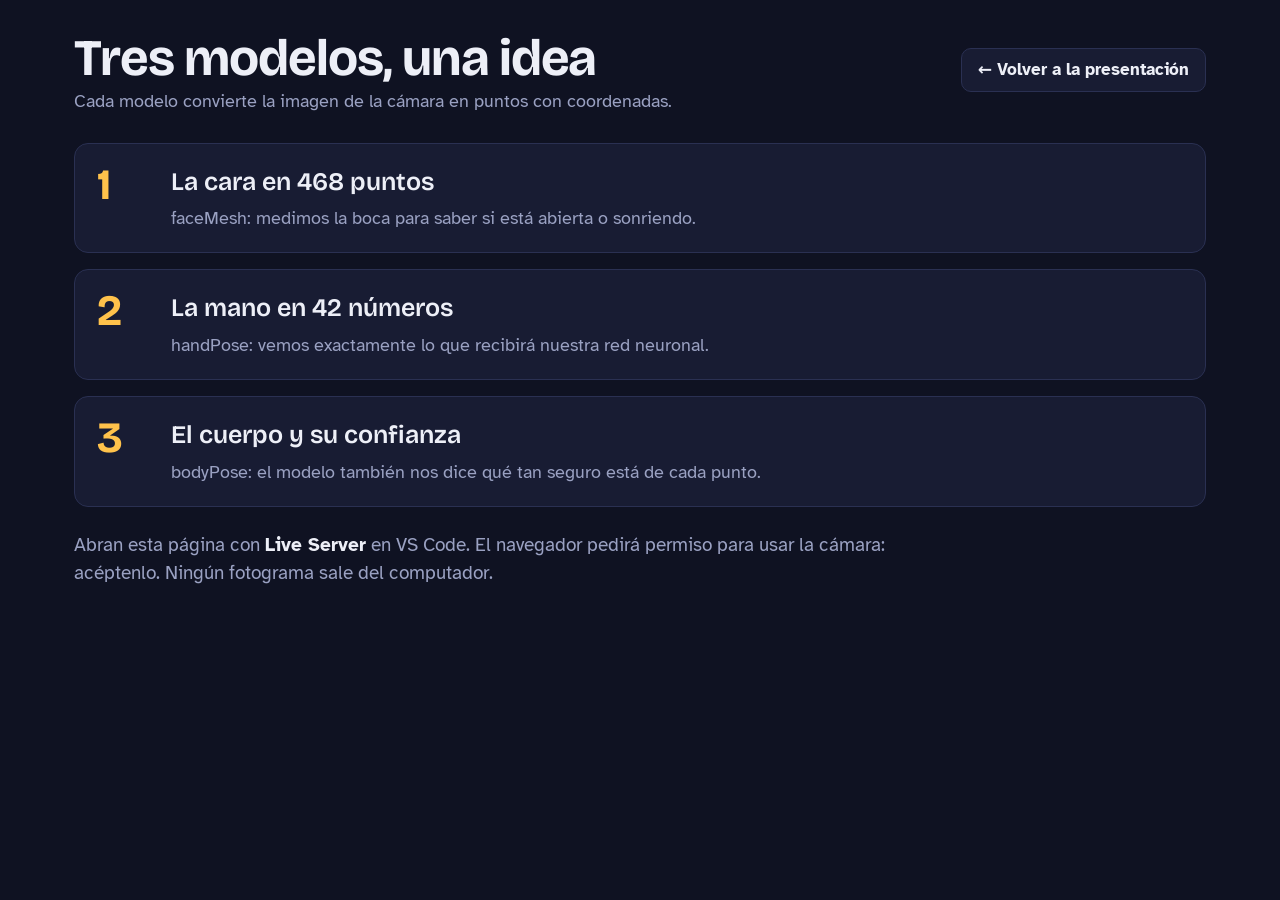
<file: 2-demos/index.html>
<!DOCTYPE html>
<html lang="es">
<head>
  <meta charset="UTF-8">
  <meta name="viewport" content="width=device-width, initial-scale=1">
  <title>Mini demos de ml5.js</title>
  <link rel="preconnect" href="https://fonts.googleapis.com">
  <link rel="preconnect" href="https://fonts.gstatic.com" crossorigin>
  <link href="https://fonts.googleapis.com/css2?family=Atkinson+Hyperlegible:wght@400;700&family=Bricolage+Grotesque:opsz,wght@12..96,600;12..96,700&display=swap" rel="stylesheet">
  <link rel="stylesheet" href="../compartido/estilos.css">
</head>
<body>
  <main class="pagina">
    <header class="encabezado">
      <h1>Tres modelos, una idea
        <span class="modelo">Cada modelo convierte la imagen de la cámara en puntos con coordenadas.</span>
      </h1>
      <div class="acciones-encabezado">
        <a class="boton-volver" href="../1-presentacion/index.html#demos">← Volver a la presentación</a>
      </div>
    </header>

    <ol class="lista-demos">
      <li>
        <a href="1-cara/index.html">
          <span class="paso">1</span>
          <span class="titulo">La cara en 468 puntos</span>
          <span class="desc">faceMesh: medimos la boca para saber si está abierta o sonriendo.</span>
        </a>
      </li>
      <li>
        <a href="2-manos/index.html">
          <span class="paso">2</span>
          <span class="titulo">La mano en 42 números</span>
          <span class="desc">handPose: vemos exactamente lo que recibirá nuestra red neuronal.</span>
        </a>
      </li>
      <li>
        <a href="3-cuerpo/index.html">
          <span class="paso">3</span>
          <span class="titulo">El cuerpo y su confianza</span>
          <span class="desc">bodyPose: el modelo también nos dice qué tan seguro está de cada punto.</span>
        </a>
      </li>
    </ol>

    <p class="idea">Abran esta página con <strong>Live Server</strong> en VS Code. El navegador pedirá permiso para usar la cámara: acéptenlo. Ningún fotograma sale del computador.</p>
  </main>
</body>
</html>
</file>
<file: compartido/estilos.css>
/* ==========================================================
   Estilos compartidos de las mini demos
   Tema oscuro pensado para proyectar en un salón:
   letra grande, alto contraste y números fáciles de leer.
   ========================================================== */

:root {
  --fondo: #0f1222;
  --superficie: #181c33;
  --linea: #2a3052;
  --texto: #edeff7;
  --tenue: #9aa1c2;
  --punto: #ffc24b;      /* color de los puntos que detecta el modelo */
  --resalte: #ff7a8a;    /* puntos importantes para una regla */
  --ok: #8be3c9;         /* regla cumplida */

  --display: "Bricolage Grotesque", "Segoe UI", system-ui, sans-serif;
  --cuerpo: "Atkinson Hyperlegible", "Segoe UI", system-ui, sans-serif;

  color-scheme: dark;
}

* { box-sizing: border-box; }

html, body {
  margin: 0;
  background: var(--fondo);
  color: var(--texto);
  font-family: var(--cuerpo);
  font-size: 18px;
  line-height: 1.5;
}

a { color: var(--punto); }
a:focus-visible, button:focus-visible {
  outline: 3px solid var(--punto);
  outline-offset: 3px;
}

.pagina {
  max-width: 1180px;
  margin: 0 auto;
  padding: 32px 24px 48px;
}

/* ---------- Encabezado ---------- */
.encabezado {
  display: flex;
  flex-wrap: wrap;
  align-items: baseline;
  justify-content: space-between;
  gap: 12px 24px;
  margin-bottom: 24px;
}

.encabezado h1 {
  font-family: var(--display);
  font-weight: 700;
  font-size: clamp(2rem, 4vw, 3rem);
  line-height: 1.05;
  letter-spacing: -0.02em;
  margin: 0;
}

.encabezado .modelo {
  display: block;
  font-family: var(--cuerpo);
  font-size: 1rem;
  font-weight: 400;
  color: var(--tenue);
  letter-spacing: 0;
  margin-top: 6px;
}

.volver { font-size: 0.95rem; }

/* Botón para regresar a la presentación (demos y MVP) */
.acciones-encabezado {
  display: flex;
  flex-wrap: wrap;
  align-items: center;
  gap: 10px 18px;
}
.boton-volver {
  display: inline-block;
  padding: 8px 16px;
  border-radius: 10px;
  border: 1px solid var(--linea);
  background: var(--superficie);
  color: var(--texto);
  font-size: 0.95rem;
  font-weight: 700;
  text-decoration: none;
}
.boton-volver:hover { border-color: var(--punto); }

/* ---------- Zona principal: cámara + panel ---------- */
.zona {
  display: grid;
  grid-template-columns: minmax(0, 640px) minmax(280px, 1fr);
  gap: 24px;
  align-items: start;
}

@media (max-width: 960px) {
  .zona { grid-template-columns: 1fr; }
}

.camara {
  position: relative;
  background: #000;
  border-radius: 14px;
  overflow: hidden;
  aspect-ratio: 4 / 3;
}

.camara canvas {
  display: block;
  width: 100% !important;
  height: auto !important;
}

/* Mensaje mientras carga el modelo o si falla la cámara */
.estado {
  position: absolute;
  inset: 0;
  display: grid;
  place-items: center;
  padding: 24px;
  text-align: center;
  background: rgba(15, 18, 34, 0.88);
  color: var(--texto);
  font-size: 1.1rem;
}
.estado[hidden] { display: none; }

/* ---------- Panel de datos ---------- */
.panel {
  background: var(--superficie);
  border: 1px solid var(--linea);
  border-radius: 14px;
  padding: 20px 22px;
}

.panel h2 {
  font-family: var(--display);
  font-size: 1.25rem;
  font-weight: 600;
  margin: 0 0 14px;
}

.lectura {
  margin-bottom: 18px;
}

.lectura .nombre {
  color: var(--tenue);
  font-size: 0.95rem;
}

.lectura .valor {
  display: block;
  font-family: var(--display);
  font-size: 2.6rem;
  font-weight: 700;
  line-height: 1.1;
  font-variant-numeric: tabular-nums;
}

/* Barra que muestra un valor frente a un umbral */
.medidor {
  position: relative;
  height: 12px;
  background: var(--linea);
  border-radius: 6px;
  margin: 8px 0 4px;
  overflow: visible;
}
.medidor .relleno {
  height: 100%;
  width: 0%;
  background: var(--punto);
  border-radius: 6px;
  transition: width 80ms linear;
}
.medidor .umbral {
  position: absolute;
  top: -5px;
  bottom: -5px;
  width: 3px;
  background: var(--texto);
  border-radius: 2px;
}
.medidor-pie {
  display: flex;
  justify-content: space-between;
  color: var(--tenue);
  font-size: 0.85rem;
}

.regla {
  display: flex;
  align-items: center;
  gap: 10px;
  padding: 10px 12px;
  border-radius: 10px;
  background: var(--fondo);
  margin-top: 8px;
  font-size: 1rem;
}
.regla .luz {
  flex: none;
  width: 14px;
  height: 14px;
  border-radius: 50%;
  background: var(--linea);
}
.regla.cumple .luz { background: var(--ok); box-shadow: 0 0 12px var(--ok); }
.regla.cumple { color: var(--ok); }

/* Lista de números crudos (lo que recibe la red) */
.numeros {
  max-height: 260px;
  overflow-y: auto;
  margin: 0;
  padding: 10px 12px;
  background: var(--fondo);
  border-radius: 10px;
  font-size: 0.9rem;
  font-variant-numeric: tabular-nums;
  color: var(--tenue);
  line-height: 1.6;
  word-break: break-word;
}

/* Lista de partes del cuerpo con su confianza */
.partes {
  list-style: none;
  margin: 0;
  padding: 0;
  display: grid;
  gap: 6px;
}
.partes li {
  display: grid;
  grid-template-columns: 9.5em 1fr 3em;
  align-items: center;
  gap: 10px;
  font-size: 0.92rem;
}
.partes .barra {
  height: 8px;
  background: var(--linea);
  border-radius: 4px;
  overflow: hidden;
}
.partes .barra span {
  display: block;
  height: 100%;
  width: 0%;
  background: var(--punto);
}
.partes .num {
  text-align: right;
  color: var(--tenue);
  font-variant-numeric: tabular-nums;
}

/* ---------- Idea clave para explicar ---------- */
.idea {
  margin-top: 24px;
  max-width: 72ch;
  color: var(--tenue);
  font-size: 1.05rem;
}
.idea strong { color: var(--texto); }

/* ---------- Índice de demos ---------- */
.lista-demos {
  list-style: none;
  padding: 0;
  margin: 32px 0 0;
  display: grid;
  gap: 16px;
  counter-reset: demo;
}
.lista-demos li a {
  display: grid;
  grid-template-columns: 3.2rem 1fr;
  gap: 4px 16px;
  padding: 20px 22px;
  background: var(--superficie);
  border: 1px solid var(--linea);
  border-radius: 14px;
  color: var(--texto);
  text-decoration: none;
}
.lista-demos li a:hover { border-color: var(--punto); }
.lista-demos .paso {
  grid-row: span 2;
  font-family: var(--display);
  font-size: 2.4rem;
  font-weight: 700;
  color: var(--punto);
  line-height: 1;
}
.lista-demos .titulo {
  font-family: var(--display);
  font-size: 1.4rem;
  font-weight: 600;
}
.lista-demos .desc { color: var(--tenue); }

@media (prefers-reduced-motion: reduce) {
  * { transition: none !important; }
}
</file>
<file: 1-presentacion/presentacion.css>
/* ==========================================================
   Estilos de la presentación (página web con secciones).
   La base (colores, fuentes) viene de ../compartido/estilos.css
   ========================================================== */

html { scroll-behavior: smooth; scroll-padding-top: 24px; }
@media (prefers-reduced-motion: reduce) { html { scroll-behavior: auto; } }

/* Enlace para saltar al contenido (solo visible con teclado) */
.saltar {
  position: absolute;
  left: -9999px;
  top: 8px;
  z-index: 10;
  padding: 10px 14px;
  background: var(--punto);
  color: #1a1400;
  border-radius: 8px;
  font-weight: 700;
}
.saltar:focus { left: 8px; }

/* ---------- Distribución: índice + contenido ---------- */
.marco {
  display: grid;
  grid-template-columns: 250px minmax(0, 1fr);
  max-width: 1240px;
  margin: 0 auto;
}

.indice {
  position: sticky;
  top: 0;
  height: 100vh;
  overflow-y: auto;
  padding: 28px 16px 28px 24px;
  border-right: 1px solid var(--linea);
}
.indice .marca {
  display: block;
  font-family: var(--display);
  font-weight: 700;
  font-size: 1.3rem;
  color: var(--texto);
  text-decoration: none;
  margin-bottom: 18px;
}
.indice ol {
  list-style: none;
  margin: 0;
  padding: 0;
  display: grid;
  gap: 2px;
  counter-reset: sec;
}
.indice li a {
  display: block;
  padding: 7px 10px;
  border-radius: 8px;
  color: var(--tenue);
  text-decoration: none;
  font-size: 0.92rem;
  line-height: 1.3;
}
.indice li a:hover { color: var(--texto); background: var(--superficie); }
.indice li a[aria-current="true"] {
  color: var(--texto);
  background: var(--superficie);
  box-shadow: inset 3px 0 0 var(--punto);
}
.indice .grupo {
  margin: 14px 0 4px 10px;
  font-size: 0.75rem;
  text-transform: uppercase;
  letter-spacing: 0.08em;
  color: var(--punto);
}

/* Botón del índice en móvil */
.abrir-indice { display: none; }

@media (max-width: 900px) {
  .marco { grid-template-columns: minmax(0, 1fr); }
  .indice {
    position: fixed;
    inset: 0 auto 0 0;
    width: min(300px, 85vw);
    z-index: 20;
    background: var(--fondo);
    transform: translateX(-100%);
    transition: transform 160ms ease;
  }
  .indice.abierto { transform: none; box-shadow: 0 0 0 100vmax rgba(0, 0, 0, 0.55); }
  .abrir-indice {
    display: inline-flex;
    position: fixed;
    top: 12px;
    left: 12px;
    z-index: 15;
    font: inherit;
    font-size: 0.95rem;
    padding: 8px 14px;
    border-radius: 10px;
    border: 1px solid var(--linea);
    background: var(--superficie);
    color: var(--texto);
    cursor: pointer;
  }
}

/* ---------- Contenido ---------- */
.contenido {
  padding: 0 40px 80px;
  min-width: 0;
}
@media (max-width: 900px) {
  .contenido { padding: 56px 16px 80px; }
}

.seccion {
  padding: 56px 0 24px;
  border-bottom: 1px solid var(--linea);
}
.seccion:last-of-type { border-bottom: 0; }

.seccion .etiqueta {
  display: inline-block;
  font-size: 0.8rem;
  text-transform: uppercase;
  letter-spacing: 0.1em;
  color: var(--punto);
  margin-bottom: 6px;
}
.seccion h2 {
  font-family: var(--display);
  font-size: clamp(1.7rem, 3.4vw, 2.5rem);
  line-height: 1.1;
  letter-spacing: -0.02em;
  margin: 0 0 16px;
}
.seccion h3 {
  font-family: var(--display);
  font-size: 1.2rem;
  font-weight: 600;
  margin: 0 0 8px;
}
.seccion p { max-width: 70ch; }
.entrada {
  font-size: 1.2rem;
  color: var(--tenue);
  max-width: 62ch;
}
.entrada strong { color: var(--texto); }

/* Portada */
.portada {
  padding-top: 72px;
  padding-bottom: 48px;
}
.portada h1 {
  font-family: var(--display);
  font-size: clamp(2.4rem, 6vw, 4.4rem);
  line-height: 1;
  letter-spacing: -0.03em;
  margin: 0 0 18px;
}
.portada h1 span { color: var(--punto); }
.autores { color: var(--tenue); }

/* ---------- Tarjetas en rejilla ---------- */
.rejilla {
  display: grid;
  grid-template-columns: repeat(auto-fit, minmax(230px, 1fr));
  gap: 14px;
  margin: 20px 0;
}
.caja {
  background: var(--superficie);
  border: 1px solid var(--linea);
  border-radius: 14px;
  padding: 18px 20px;
}
.caja p { margin: 0; color: var(--tenue); }
.caja ul, .caja ol { margin: 0; padding-left: 1.2em; color: var(--tenue); }
.caja li + li { margin-top: 4px; }
.caja .grande {
  display: block;
  font-family: var(--display);
  font-size: 2.4rem;
  font-weight: 700;
  line-height: 1;
  color: var(--punto);
  margin-bottom: 6px;
  font-variant-numeric: tabular-nums;
}
.caja.alerta { border-color: var(--resalte); }
.caja.ok { border-color: var(--ok); }

/* Dos columnas comparadas */
.versus {
  display: grid;
  grid-template-columns: 1fr 1fr;
  gap: 14px;
  margin: 20px 0;
}
@media (max-width: 700px) { .versus { grid-template-columns: 1fr; } }

/* ---------- Código ---------- */
pre {
  margin: 16px 0;
  padding: 16px 18px;
  background: #0a0c18;
  border: 1px solid var(--linea);
  border-radius: 12px;
  overflow-x: auto;
  font-size: 0.88rem;
  line-height: 1.55;
}
code { font-family: Consolas, "Cascadia Code", monospace; }
:not(pre) > code {
  background: var(--superficie);
  padding: 1px 6px;
  border-radius: 5px;
  font-size: 0.9em;
}
pre .c { color: #7f88b0; }   /* comentario */
pre .k { color: var(--resalte); } /* palabra clave / función ml5 */
pre .s { color: var(--ok); }  /* texto */

/* ---------- Diagramas ---------- */
.diagrama {
  margin: 20px 0;
  padding: 16px;
  background: var(--superficie);
  border: 1px solid var(--linea);
  border-radius: 14px;
  overflow-x: auto;
}
.diagrama svg { display: block; width: 100%; min-width: 620px; height: auto; }
.diagrama figcaption { color: var(--tenue); font-size: 0.9rem; margin-top: 10px; }

/* Flujo simple con cajas y flechas (se apila en móvil) */
.flujo {
  list-style: none;
  padding: 0;
  margin: 20px 0;
  display: flex;
  flex-wrap: wrap;
  align-items: stretch;
  gap: 10px;
}
.flujo li {
  flex: 1 1 140px;
  position: relative;
  background: var(--superficie);
  border: 1px solid var(--linea);
  border-radius: 12px;
  padding: 12px 14px;
  font-size: 0.95rem;
}
.flujo li strong { display: block; font-family: var(--display); }
.flujo li span { color: var(--tenue); font-size: 0.88rem; }

/* Barra de 171 números (de qué está hecha la entrada) */
.composicion {
  display: flex;
  height: 34px;
  border-radius: 8px;
  overflow: hidden;
  margin: 12px 0 8px;
}
.composicion span { display: block; }
.leyenda {
  display: flex;
  flex-wrap: wrap;
  gap: 6px 18px;
  list-style: none;
  padding: 0;
  margin: 0;
  color: var(--tenue);
  font-size: 0.9rem;
}
.leyenda i {
  display: inline-block;
  width: 12px;
  height: 12px;
  border-radius: 3px;
  margin-right: 6px;
  vertical-align: -1px;
}

/* Barras horizontales (ejemplos por clase) */
.barras {
  list-style: none;
  padding: 0;
  margin: 16px 0;
  display: grid;
  gap: 6px;
}
.barras li {
  display: grid;
  grid-template-columns: 10em 1fr 3em;
  gap: 10px;
  align-items: center;
  font-size: 0.92rem;
}
.barras .barra { height: 14px; background: var(--linea); border-radius: 4px; overflow: hidden; }
.barras .barra span { display: block; height: 100%; background: var(--punto); }
.barras .num { text-align: right; font-variant-numeric: tabular-nums; color: var(--tenue); }
.barras li.falta { color: var(--tenue); }
.barras li.falta .num { color: var(--resalte); }
@media (max-width: 520px) {
  .barras li { grid-template-columns: 7.5em 1fr 2.6em; font-size: 0.85rem; }
}

/* ---------- Demos y MVP ---------- */
.demo {
  display: grid;
  grid-template-columns: 1fr 1fr 1fr;
  gap: 14px;
  margin: 12px 0 8px;
}
@media (max-width: 800px) { .demo { grid-template-columns: 1fr; } }
.demo-titulo {
  display: flex;
  flex-wrap: wrap;
  align-items: baseline;
  justify-content: space-between;
  gap: 8px 16px;
  margin-top: 28px;
}
.boton {
  display: inline-block;
  padding: 10px 18px;
  border-radius: 10px;
  background: var(--punto);
  color: #1a1400;
  font-weight: 700;
  text-decoration: none;
}
.boton.secundario {
  background: transparent;
  color: var(--texto);
  border: 1px solid var(--linea);
}
.boton:hover { filter: brightness(1.08); }
.acciones { display: flex; flex-wrap: wrap; gap: 10px; margin: 16px 0; }

/* Marca de dato pendiente o por verificar */
.pendiente {
  display: inline-block;
  padding: 1px 8px;
  border-radius: 999px;
  border: 1px dashed var(--resalte);
  color: var(--resalte);
  font-size: 0.8rem;
  font-weight: 700;
  white-space: nowrap;
}

/* Lista de pendientes final */
.lista-pendientes li { margin-bottom: 6px; }

/* ---------- Anterior / siguiente ---------- */
.navegacion {
  position: fixed;
  right: 16px;
  bottom: 16px;
  display: flex;
  gap: 8px;
  z-index: 15;
}
.navegacion button {
  font: inherit;
  width: 48px;
  height: 48px;
  border-radius: 12px;
  border: 1px solid var(--linea);
  background: var(--superficie);
  color: var(--texto);
  font-size: 1.3rem;
  cursor: pointer;
}
.navegacion button:hover { border-color: var(--punto); }
button:focus-visible { outline: 3px solid var(--punto); outline-offset: 3px; }
</file>
